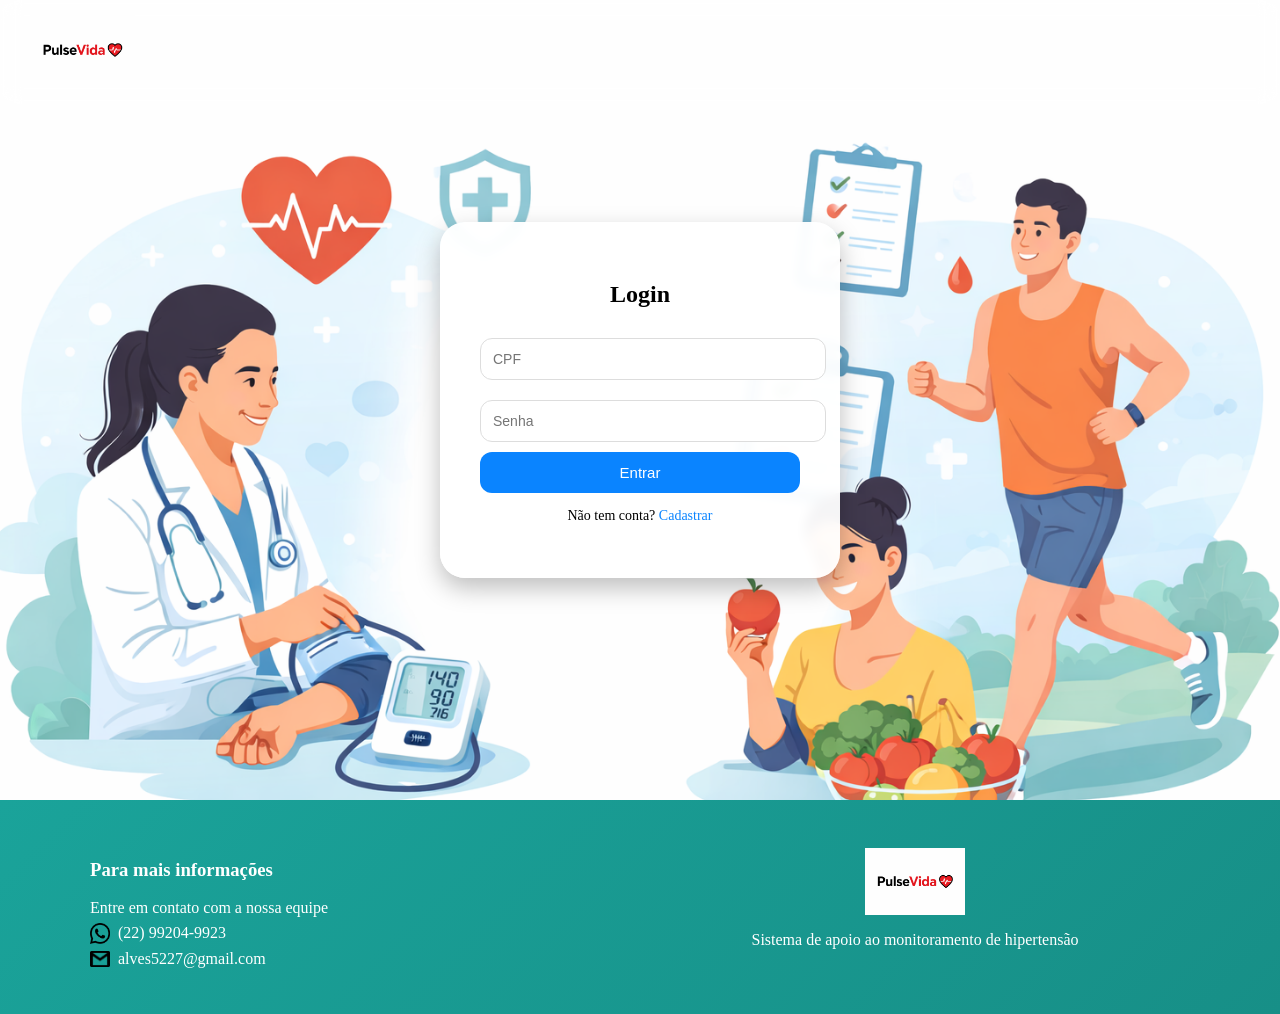
<file: index.html>
<!DOCTYPE html>
<html lang="pt-BR">
<head>
  <meta charset="UTF-8">
  <meta name="viewport" content="width=device-width, initial-scale=1.0">
  <link rel="stylesheet" href="Css/style.css">
  <link rel="icon" type="image/png" href="imagens/favicon.png">
  <link rel="manifest" href="./manifest.json">
  <meta name="theme-color" content="#2aa7fa">
  <title>Pulse Vida</title>
</head>

<body>


<body>

<script>
window.location.replace("login.html");
</script>

<!-- resto da página -->
<!-- HEADER -->
<header>
  <a href="index.html" class="logo">
    <img src="imagens/logo_pulsevida.png">
  </a>

  <div class="area-login">
    <span>Conecte-se aqui</span>
    <a href="login.html" class="btn-login">Login</a>
  </div>
</header>

<!-- TOPO -->
<section class="container">

  <div class="slider">

    <div class="slides">

      <div class="slide ativo">
        <h2>PulseVida: Cuidando da sua saúde</h2>
        <p>
          O PulseVida é uma solução digital desenvolvida para auxiliar no monitoramento da saúde,
          com foco em pessoas que convivem com hipertensão. O sistema permite registrar a pressão
          arterial e acompanhar sua evolução ao longo do tempo..
        </p>
      </div>

      <div class="slide">
        <h2>Saúde em Saquarema</h2>
        <p>
          Em Saquarema, muitas pessoas enfrentam dificuldades no acompanhamento da saúde.
          A falta de monitoramento pode agravar doenças silenciosas como a hipertensão.
        </p>
      </div>

      <div class="slide">
        <h2>Como o PulseVida ajuda</h2>
        <p>
          O aplicativo oferece funcionalidades como registro de pressão, localização de hospitais
          e solicitação de auxílio, promovendo prevenção e acesso mais rápido à saúde.
        </p>
      </div>

    </div>

    <!-- 🔥 SETAS EMBAIXO -->
    <div class="controles">
      <button onclick="mudarSlide(-1)">⬅</button>
      <button onclick="mudarSlide(1)">➡</button>
    </div>

  </div>

  <div class="imagem">
    <img id="imgSlide" src="imagens/doutora1.avif">
  </div>

</section>

<!-- FUNCIONALIDADES -->
<section class="info">
  <h2>Funcionalidades</h2>

  <div class="cards">
    <div class="card">
      <h3>📊 Monitoramento</h3>
      <p>Controle da pressão arterial.</p>
    </div>

    <div class="card">
      <h3>📍 Localização</h3>
      <p>Hospitais próximos.</p>
    </div>

    <div class="card">
      <h3>📅 Agendamento</h3>
      <p>Organize consultas.</p>
    </div>
  </div>
</section>

<!-- BENEFÍCIOS -->
<section class="info">
  <h2>Benefícios</h2>

  <div class="cards">
    <div class="card">
      <h3>⚡ Rapidez</h3>
      <p>Acesso rápido à saúde.</p>
    </div>

    <div class="card">
      <h3>❤️ Prevenção</h3>
      <p>Acompanhamento constante.</p>
    </div>

    <div class="card">
      <h3>📱 Acessível</h3>
      <p>Interface simples.</p>
    </div>
  </div>
</section>

<!-- SOBRE -->
<section class="sobre-container">

  <div class="sobre-texto">
    <h2>Sobre o Projeto</h2>
    <p>
      O PulseVida é uma iniciativa voltada à melhoria da saúde da população de Saquarema, com foco específico no monitoramento e controle da hipertensão arterial. 
      Considerando que a hipertensão é uma doença silenciosa e de alto risco, o sistema foi desenvolvido para auxiliar os usuários no acompanhamento contínuo da pressão 
      arterial, permitindo o registro frequente das medições e a visualização do histórico de saúde. Além disso, o aplicativo incentiva a prevenção e o autocuidado, ajudando 
      os usuários a adotarem hábitos mais saudáveis e a identificarem possíveis alterações nos níveis de pressão.
    </p>
  </div>

  <div class="sobre-img">
    <img src="imagens/saquarema.avif">
  </div>

</section>

<!-- FOOTER -->
<footer class="footer">

  <div class="footer-container">

    <div class="footer-contato">
      <h3>Para mais informações</h3>
      <p>Entre em contato com a nossa equipe</p>

      <p class="whatsapp">
        <img src="icons/whatsapp.png">
        (22) 99204-9923
      </p>

      <p class="email">
        <img src="icons/email.png">
        alves5227@gmail.com
      </p>
    </div>

    <div class="footer-centro">
      <img src="imagens/logo_pulsevida.png">
      <p>Sistema de apoio ao monitoramento de hipertensão</p>
    </div>

  </div>

</footer>

<!-- SCRIPT -->
<script>
let slideAtual = 0;

const imagens = [
  "imagens/doutora1.avif",
  "imagens/doutora2.avif",
  "imagens/doutora3.avif"
];

function mudarSlide(direcao) {
  const slides = document.querySelectorAll(".slide");
  const img = document.getElementById("imgSlide");

  // remove slide atual
  slides[slideAtual].classList.remove("ativo");

  // calcula próximo
  slideAtual += direcao;

  if (slideAtual < 0) slideAtual = 0;
  if (slideAtual >= slides.length) slideAtual = slides.length - 1;

  // adiciona novo slide
  slides[slideAtual].classList.add("ativo");

  // 🔥 FADE DA IMAGEM
  img.style.opacity = 0;

  setTimeout(() => {
    img.src = imagens[slideAtual];
    img.style.opacity = 1;
  }, 250); // metade do tempo da transição
}





</script>

<script src="app.js"></script>
</body>
</html>
</file>
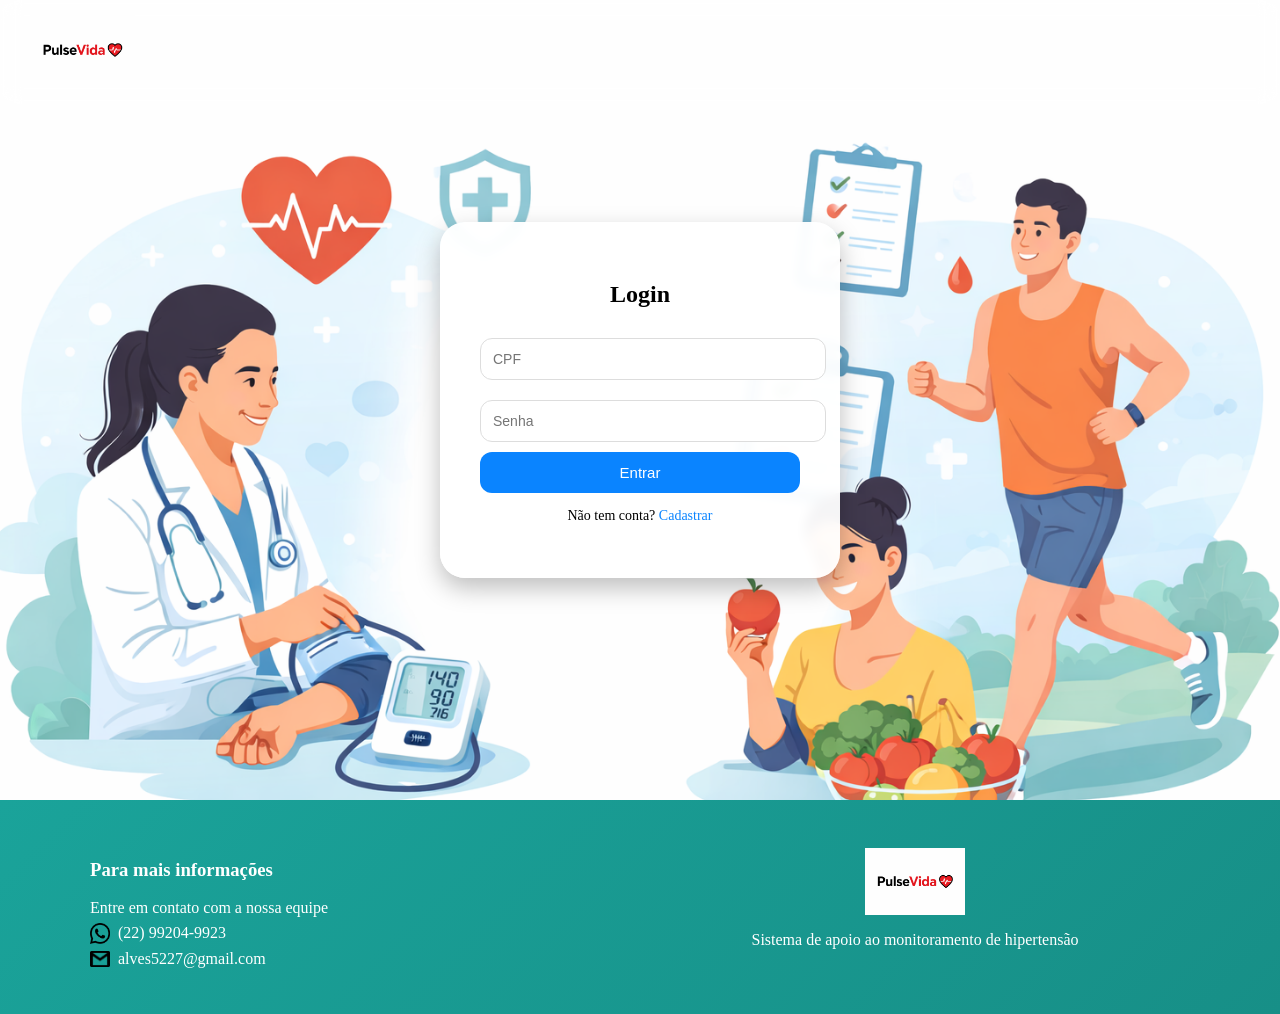
<file: agendamento.html>
<!DOCTYPE html>
<html lang="pt-BR">
<head>
<meta charset="UTF-8">
<meta name="viewport" content="width=device-width, initial-scale=1.0">
<link rel="stylesheet" href="Css/agendamento.css">
<link rel="icon" type="image/png" href="imagens/favicon.png">
<title>Agendamento</title>
<link rel="manifest" href="./manifest.json">
<meta name="theme-color" content="#2aa7fa">
</head>

<body>

<header class="topo">
  <button class="btn-voltar" onclick="voltar()">Voltar</button>
</header>

<div class="container">

  <div class="card-grid">

  <h2 class="titulo">🏥 Agendar Consulta</h2>

  <!-- ESQUERDA -->
  <div class="lado-esquerdo">

    <div class="bloco">
      <h3>🩺 Atendimento Recente</h3>
        <p><strong>Tipo:</strong> <span id="tipoAtendimento"></span></p>
        <p><strong>Sintomas:</strong> <span id="sintomas"></span></p>
        <p><strong>Pressão:</strong> <span id="pressaoAt"></span></p>
        <p><strong>Batimentos:</strong> <span id="bpmAt"></span></p>
        <p><strong>Descrição:</strong> <span id="descricaoAt"></span></p>
    </div>

    <div class="bloco">
      <h3>👤 Dados do Paciente</h3>
      <p><strong>Nome:</strong> <span id="nome"></span></p>
      <p><strong>Email:</strong> <span id="email"></span></p>
      <p><strong>CPF:</strong> <span id="cpf"></span></p>
      <p><strong>SUS:</strong> <span id="sus"></span></p>
      <p><strong>Idade:</strong> <span id="idade"></span></p>
      <p><strong>Data Nasc:</strong> <span id="dataNascimento"></span></p>
    </div>

    <div class="bloco">
      <h3>📍 Endereço</h3>
      <p><strong>CEP:</strong> <span id="cep"></span></p>
      <p><strong>Endereço:</strong> <span id="endereco"></span></p>
      <p><strong>Cidade:</strong> <span id="cidade"></span></p>
      <p><strong>Estado:</strong> <span id="estado"></span></p>
    </div>

    <div class="bloco">
      <h3>📞 Contato</h3>
      <p><strong>Telefone:</strong> <span id="telefone"></span></p>
    </div>

  </div>

  <!-- DIREITA -->
  <div class="lado-direito">

    <label>Unidade de saúde</label>
    <select id="unidade"></select>

    <label>Data</label>
    <input type="date" id="data">

    <label>Horário</label>
    <select id="horario">
      <option>09:30</option>
      <option>10:00</option>
      <option>10:30</option>
      <option>11:00</option>
      <option>11:30</option>
    </select>

    <button onclick="agendar()">Confirmar Agendamento</button>

  </div>

  </div>

</div>

<script>

// 🔥 BLOQUEAR DATAS PASSADAS
const hoje = new Date().toISOString().split("T")[0];
document.getElementById("data").setAttribute("min", hoje);

// 🔙 VOLTAR
function voltar(){
  window.location.href = "aba_a.html";
}

// 🔐 USUÁRIO
const cpfLogado = localStorage.getItem("cpfLogado");
const usuarios = JSON.parse(localStorage.getItem("usuarios")) || [];
const user = usuarios.find(u => u.cpf === cpfLogado);

if (!user) {
  alert("Usuário não encontrado");
  window.location.href = "login.html";
}

// 🔥 FUNÇÃO SEGURA
function setText(id, valor){
  const el = document.getElementById(id);
  if(el) el.innerText = valor || "-";
}

// 👤 DADOS
setText("nome", user.nome);
setText("email", user.email);
setText("cpf", user.cpf);
setText("sus", user.sus);
setText("dataNascimento", user.dataNascimento);
setText("idade", user.idade);
setText("cep", user.cep);
setText("endereco", user.endereco + ", " + user.numero);
setText("cidade", user.cidade);
setText("estado", user.estado);
setText("telefone", user.telefone);

// 🩺 ATENDIMENTO
const atendimento = JSON.parse(localStorage.getItem("ultimoAtendimento_" + cpfLogado));

if (atendimento) {
  setText("tipoAtendimento", atendimento.tipo);
  setText("pressaoAt", atendimento.pressao);
  setText("bpmAt", atendimento.bpm);
  setText("descricaoAt", atendimento.descricao);
  setText("sintomas", atendimento.sintomas?.join(", ") || "Nenhum");
}

// 🏥 UNIDADES
const unidadeSelect = document.getElementById("unidade");

let unidades = [];

if(user.cep && user.cep.startsWith("28")){
  unidades = ["UPA Saquarema","Hospital Municipal","Posto Bacaxá"];
} else {
  unidades = ["Hospital Central","Clínica Popular","UPA Regional"];
}

unidades.forEach(u=>{
  unidadeSelect.innerHTML += `<option>${u}</option>`;
});

// 📅 AGENDAR
function agendar(){

  const data = document.getElementById("data").value;

  if(!data){
    alert("Selecione uma data!");
    return;
  }

  const agendamento = {
    paciente: {
      nome: user.nome,
      cpf: user.cpf
    },
    unidade: document.getElementById("unidade").value,
    data,
    horario: document.getElementById("horario").value,
    status: "confirmado"
  };

  localStorage.setItem("agendamento_" + cpfLogado, JSON.stringify(agendamento));

  let consultas = JSON.parse(localStorage.getItem("consultasRealizadas")) || [];
  consultas = consultas.filter(c => c.paciente.cpf !== cpfLogado);
  consultas.push(agendamento);
  localStorage.setItem("consultasRealizadas", JSON.stringify(consultas));

  // 🔥 REMOVE ALERTA
  delete localStorage["resumoAtendimento_" + cpfLogado];

  alert("Consulta confirmada!");

  // 🔥 REDIRECIONA LIMPO
  window.location.replace("aba_a.html");
}

</script>
<script src="app.js"></script>
</body>
</html>
</file>
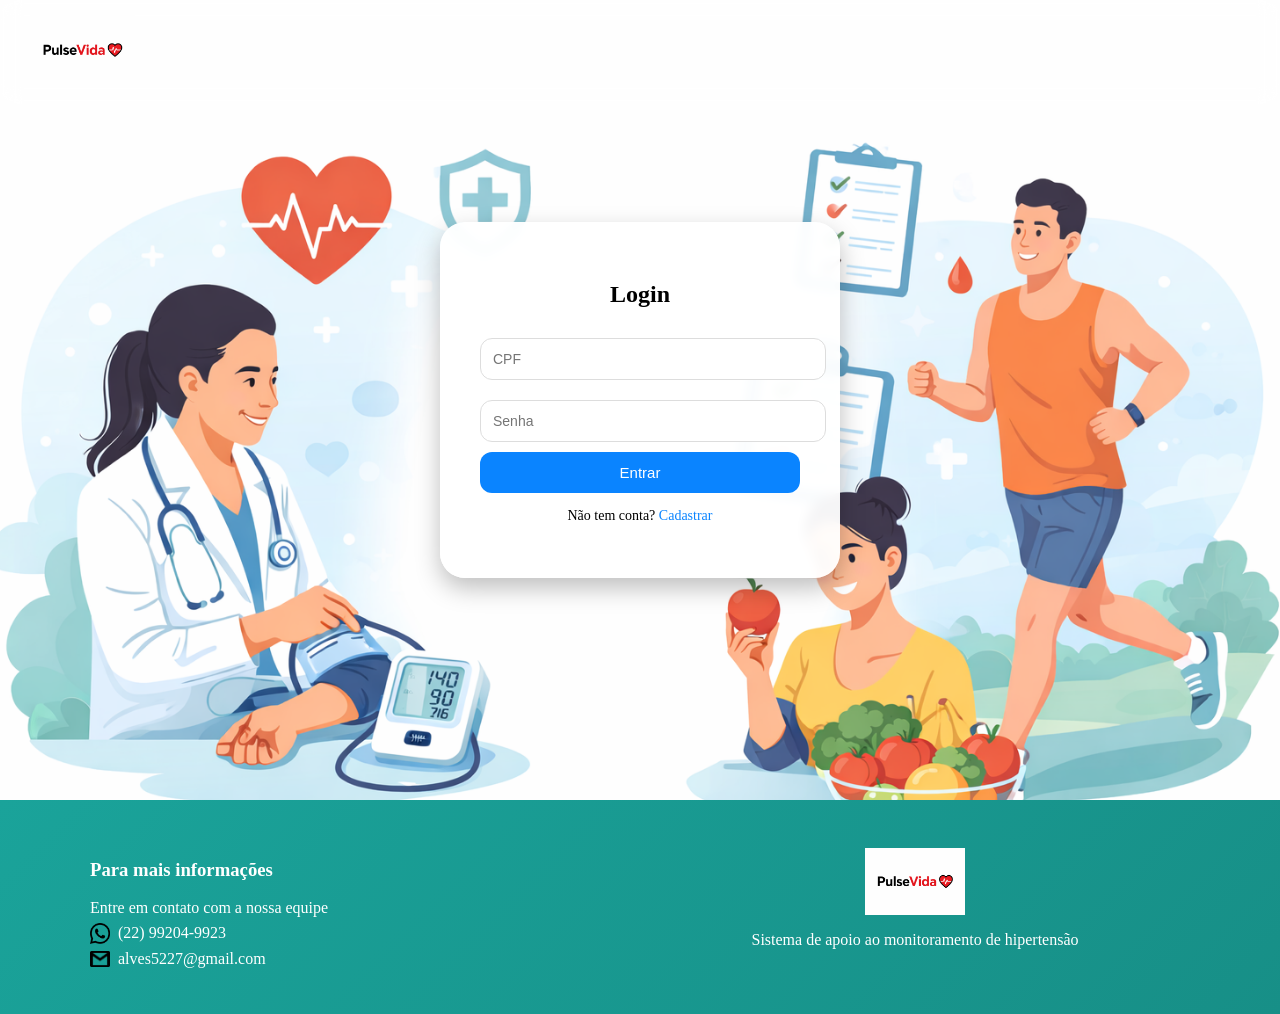
<file: atendimento.html>
<!DOCTYPE html>
<html lang="pt-BR">
<head>
<meta charset="UTF-8">
<meta name="viewport" content="width=device-width, initial-scale=1.0">
<link rel="stylesheet" href="Css/atendimento.css">
<link rel="icon" type="image/png" href="imagens/favicon.png">
<title>Atendimento</title>
<link rel="manifest" href="./manifest.json">
<meta name="theme-color" content="#2aa7fa">
</head>

<body>

<header class="topo">
  <button class="btn-voltar" onclick="voltar()">← Voltar</button>
</header>

<div class="container">

  <div class="card-atendimento">

    <label>Tipo de atendimento</label>
    <select id="tipo" onchange="mudarSintomas()">
      <option value="geral">Consulta geral</option>
      <option value="pressao">Pressão alta</option>
      <option value="sintomas">Tipos de sintomas</option>
      <option value="medicamento">Reação a medicamento</option>
    </select>

    <div id="sintomasContainer"></div>

    <textarea id="mensagem" placeholder="Ex: Estou com tontura há 2 horas..."></textarea>

    <p id="nivelUrgencia" style="font-weight:bold; margin-top:10px;"></p>

    <button onclick="analisar()">Analisar</button>

  </div>

</div>

<script>

// 🔒 Segurança básica
if (localStorage.getItem("tipoUsuario") !== "paciente") {
  window.location.href = "login.html";
}

const cpf = localStorage.getItem("cpfLogado");


// ===============================
// 🔄 TROCAR SINTOMAS
// ===============================
function mudarSintomas() {

  const tipo = document.getElementById("tipo").value;
  const container = document.getElementById("sintomasContainer");

  let html = "<label>Sintomas</label><div class='checkbox-group'>";

  // 🟢 CONSULTA GERAL
  if (tipo === "geral") {
    html += `
      <label><input type="checkbox" name="Dor leve" value="baixo"> <span style="color:green">Dor leve</span></label>
      <label><input type="checkbox" name="Cansaço" value="baixo"> <span style="color:green">Cansaço</span></label>
      <label><input type="checkbox" name="Febre leve" value="medio"> <span style="color:orange">Febre leve</span></label>
    `;
  }

  // 🔴 PRESSÃO
  if (tipo === "pressao") {
    html += `
      <label><input type="checkbox" name="Tontura" value="medio"> <span style="color:orange">Tontura</span></label>
      <label><input type="checkbox" name="Falta de ar" value="alto"> <span style="color:red">Falta de ar</span></label>
      <label><input type="checkbox" name="Dor no peito" value="alto"> <span style="color:red">Dor no peito</span></label>
    `;
  }

  // 🟡 TIPOS DE SINTOMAS (AGORA VAI FUNCIONAR)
  if (tipo === "sintomas") {
    html += `
      <label><input type="checkbox" name="Dor de cabeça" value="baixo"> <span style="color:green">Dor de cabeça</span></label>
      <label><input type="checkbox" name="Enjoo" value="medio"> <span style="color:orange">Enjoo</span></label>
      <label><input type="checkbox" name="Desmaio" value="alto"> <span style="color:red">Desmaio</span></label>
    `;
  }

  // 💊 MEDICAMENTO (AGORA VAI FUNCIONAR)
  if (tipo === "medicamento") {
    html += `
      <label><input type="checkbox" name="Náusea" value="medio"> <span style="color:orange">Náusea</span></label>
      <label><input type="checkbox" name="Tontura forte" value="alto"> <span style="color:red">Tontura forte</span></label>
      <label><input type="checkbox" name="Reação alérgica" value="alto"> <span style="color:red">Reação alérgica</span></label>
    `;
  }

  html += "</div>";
  container.innerHTML = html;
}
mudarSintomas();


// ===============================
// 🔍 ANALISAR
// ===============================
function analisar() {

  const checks = document.querySelectorAll("input[type=checkbox]:checked");

  if (checks.length === 0) {
    alert("Selecione pelo menos um sintoma!");
    return;
  }

  let nivelFinal = "baixo";
  let sintomasMarcados = [];

  checks.forEach(c => {
    sintomasMarcados.push(c.name);

    if (c.value === "alto") {
      nivelFinal = "alto";
    } else if (c.value === "medio" && nivelFinal !== "alto") {
      nivelFinal = "medio";
    }
  });

  let mensagem = "";

  if (nivelFinal === "baixo") mensagem = "Estado estável, tudo certo👍";
  if (nivelFinal === "medio") mensagem = "Fique atento e monitore sua pressão com mais frequência ⚠️";
  if (nivelFinal === "alto") mensagem = "Risco elevado — procure atendimento imediato 🏥";

  const nivelEl = document.getElementById("nivelUrgencia");
  nivelEl.innerText = mensagem;

  // 🎨 Cor visual (impacto pro usuário)
  if (nivelFinal === "baixo") nivelEl.style.color = "green";
  if (nivelFinal === "medio") nivelEl.style.color = "orange";
  if (nivelFinal === "alto") nivelEl.style.color = "red";

  // 🔥 Dados de saúde
  const dados = JSON.parse(localStorage.getItem("dadosSaude_" + cpf)) || {};
  const pressao = dados.pressao || "-";
  const bpm = dados.bpm || "-";

  const tipoAtendimento = document.getElementById("tipo").value;
  const descricao = document.getElementById("mensagem").value;

  const data = new Date().toLocaleString();

  // 📊 RESUMO
  localStorage.setItem("resumoAtendimento_" + cpf, JSON.stringify({
    nivel: nivelFinal,
    mensagem: mensagem
  }));

  // 📁 ATENDIMENTO COMPLETO
  localStorage.setItem("ultimoAtendimento_" + cpf, JSON.stringify({
    tipo: tipoAtendimento,
    sintomas: sintomasMarcados,
    descricao: descricao,
    pressao: pressao,
    bpm: bpm,
    nivel: nivelFinal,
    data: data
  }));

  // 🔥 Redirecionamento inteligente
  setTimeout(() => {
  window.location.href = "aba_a.html";
}, 1200);
}


// ===============================
// 🔙 VOLTAR
// ===============================
function voltar() {
  window.location.href = "aba_a.html";
}

</script>

</body>
</html>
</file>
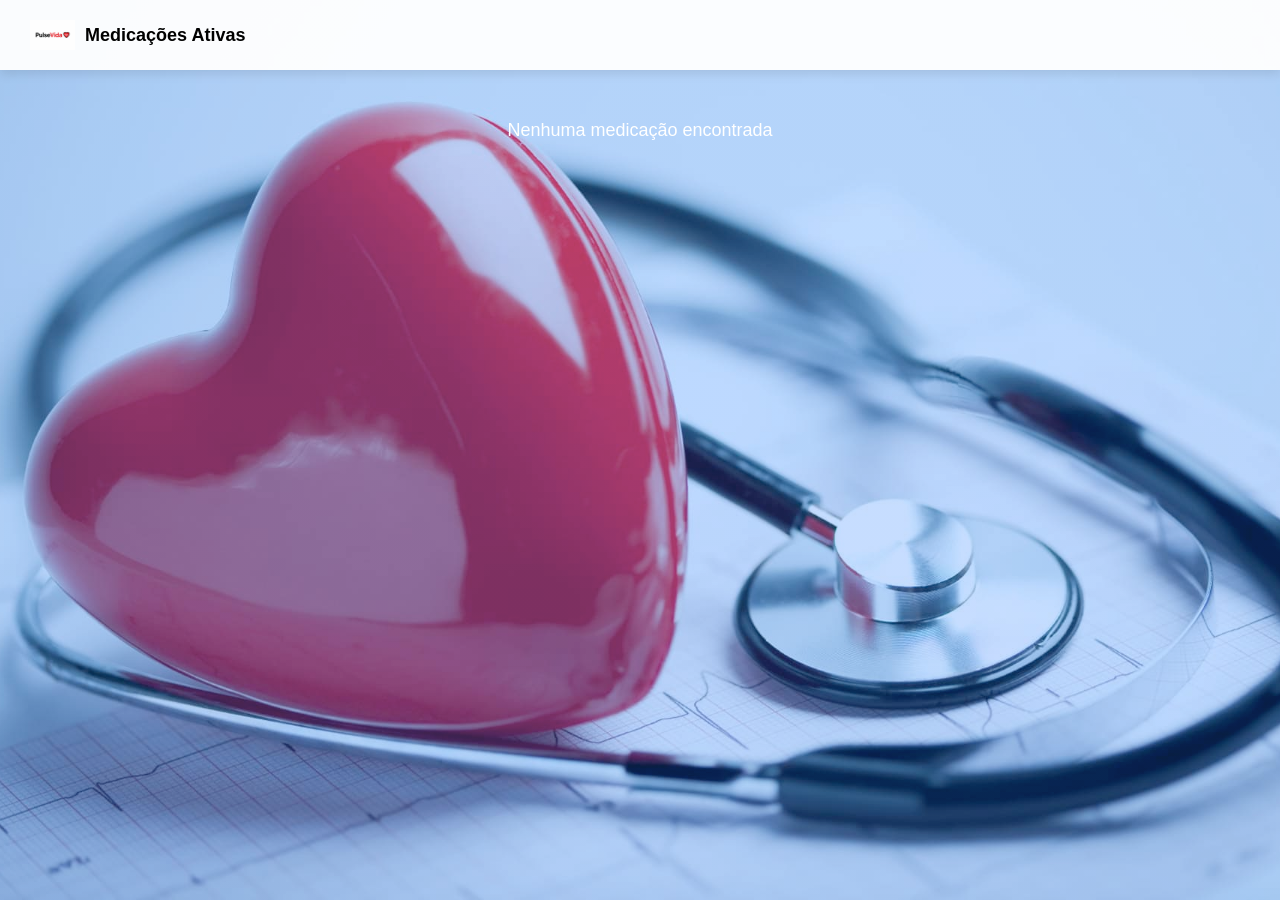
<file: ativo.html>
<!DOCTYPE html>
<html lang="pt-BR">
<head>
<meta charset="UTF-8">
<meta name="viewport" content="width=device-width, initial-scale=1.0">
<link rel="stylesheet" href="Css/ativo.css">
<link rel="icon" type="image/png" href="imagens/favicon.png">
<link rel="manifest" href="./manifest.json">
<meta name="theme-color" content="#2aa7fa">
<title>Medicações Ativas</title>
</head>

<body>

<header class="topo">

  <div class="logo-topo" onclick="voltar()">
    <img src="imagens/logo_pulsevida.png">
    <span>Medicações Ativas</span>
  </div>



</header>

<div class="container">
  <div id="lista"></div>
</div>

<script>

// 🔙 VOLTAR
function voltar(){
  window.location.href = "medico.html";
}

// ===============================
// 📦 DADOS
// ===============================
const usuarios = JSON.parse(localStorage.getItem("usuarios")) || [];
const pacientes = usuarios.filter(u => !u.tipo || u.tipo === "paciente");

const div = document.getElementById("lista");

// ===============================
// 🧠 CLASSIFICAR PRESSÃO
// ===============================
function classificarPressao(pressao){

  if(!pressao) return "normal";

  const [sis, dia] = pressao.split("/").map(Number);

  if(sis >= 180 || dia >= 120) return "critico";
  if(sis >= 140 || dia >= 90) return "alerta";

  return "normal";
}

// ===============================
// 💊 FORMATAR QUANTIDADE
// ===============================
function formatarQtd(qtd){
  if(!qtd) return "-";

  if(qtd.toLowerCase().includes("comprimido")) return qtd;

  return qtd + " comprimidos";
}

// ===============================
// ⏰ FORMATAR HORÁRIO
// ===============================
function formatarHorario(horario){
  if(!horario) return "-";

  return horario
    .split(",")
    .map(h => `<span class="chip-hora">${h.trim()}</span>`)
    .join(" ");
}

// ===============================
// 🔥 RENDER
// ===============================
div.innerHTML = "";

pacientes.forEach(p => {

  const meds = JSON.parse(localStorage.getItem("medicacoes_" + p.cpf)) || [];
  const dados = JSON.parse(localStorage.getItem("dadosSaude_" + p.cpf));

  if(meds.length === 0) return;

  const pressao = dados?.pressao || "-";
  const classe = classificarPressao(pressao);

  div.innerHTML += `
    <div class="paciente-card">

      <h3>${p.nome}</h3>
      <div class="cpf">CPF: ${p.cpf}</div>

      <div class="pressao-box ${classe}">
        <span>Pressão registrada</span>
        <strong>${pressao}</strong>
      </div>

      <div class="med-list">

        ${meds.map(m => `
          <div class="med-item">

            <div>
              <strong>${m.nome}</strong>

              <div class="med-info">
                ${m.dose} mg • ${formatarQtd(m.qtd)}
              </div>
            </div>

            <div class="med-horario">
              <span class="titulo-horario">Horário da medicação</span><br>
              ${formatarHorario(m.horario)}
            </div>

          </div>
        `).join("")}

      </div>

    </div>
  `;
});

// ===============================
if(div.innerHTML === ""){
  div.innerHTML = "<div class='vazio'>Nenhuma medicação encontrada</div>";
}

</script>
<script src="app.js"></script>
</body>
</html>
</file>
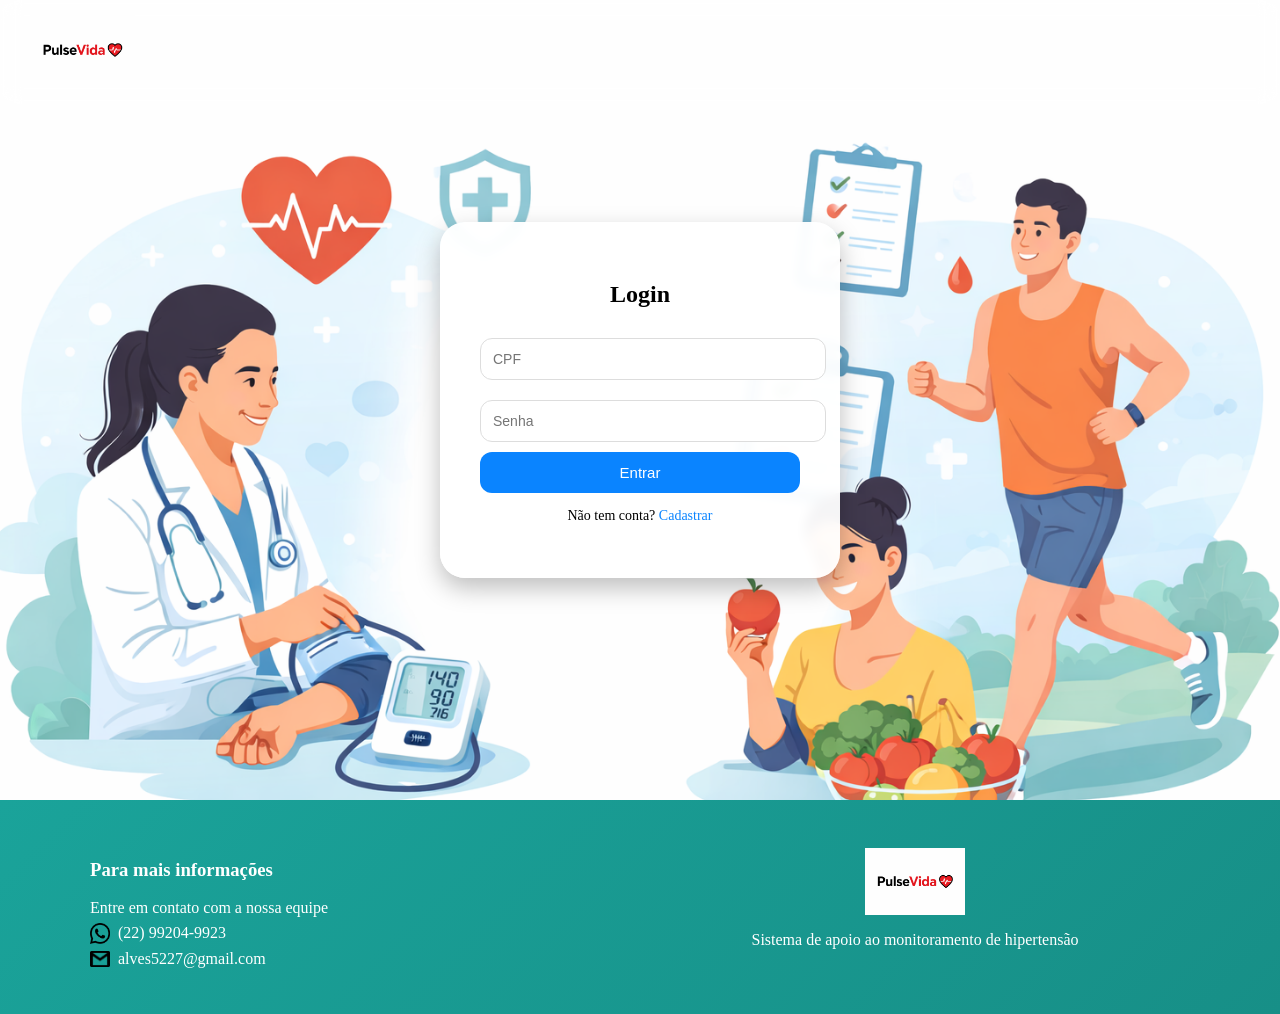
<file: login.html>
<!DOCTYPE html>
<html lang="pt-BR">
<head>
<meta charset="UTF-8">
<meta name="viewport" content="width=device-width, initial-scale=1.0">
<link rel="stylesheet" href="Css/login.css">
<link rel="icon" type="image/png" href="imagens/favicon.png">
<link rel="manifest" href="./manifest.json">
<meta name="theme-color" content="#2aa7fa">
<title>Login</title>
</head>

<body>

<header>
  <a href="index.html" class="logo">
    <img src="imagens/logo_pulsevida.png">
  </a>
</header>

<div class="login-wrapper">
  <div class="login-container">

    <h2>Login</h2>

    <form onsubmit="login(event)">

      <input 
        type="text" 
        id="usuario"
        placeholder="CPF"
        maxlength="11"
        required
        oninput="this.value = this.value.replace(/\D/g, '')"
      >

      <input 
        type="password" 
        id="senha"
        placeholder="Senha"
        required
      >

      <button type="submit">Entrar</button>

      <p>Não tem conta? <a href="tela_cadastro.html">Cadastrar</a></p>
      

    </form>

  </div>
</div>

<script>


function criarPacientePadrao(){
  let usuarios = JSON.parse(localStorage.getItem("usuarios")) || [];

  const existe = usuarios.some(u => u.cpf === "00116059796");

  if(!existe){
    usuarios.push({
      tipo: "paciente",
      nome: "Eduardo Onofre de Oliveira",
      email: "edu.artonofre@gmail.com",
      senha: "123456",
      cpf: "00116059796",
      dataNascimento: "1967-11-30",
      idade: 58,
      cep: "28990602",
      endereco: "Travessa Zebino dos Santos",
      numero: "101",
      cidade: "Saquarema",
      estado: "RJ",
      sus: "33333333",
      telefone: "(22) 99275-5885"
    });

    localStorage.setItem("usuarios", JSON.stringify(usuarios));
  }
}

// 🔥 GARANTIR QUE SEMPRE EXISTE UM MÉDICO
function criarMedicoPadrao(){
  let usuarios = JSON.parse(localStorage.getItem("usuarios")) || [];

  if(!usuarios.some(u => u.tipo === "medico")){
    usuarios.push({
      nome: "Medico",
      senha: "123456",
      cpf: "99999999999",
      tipo: "medico"
    });

    localStorage.setItem("usuarios", JSON.stringify(usuarios));
  }
}

criarMedicoPadrao();
criarPacientePadrao();


// 🔐 LOGIN
function login(e) {
  e.preventDefault();

  let cpf = document.getElementById("usuario").value;
  const senha = document.getElementById("senha").value;

  cpf = cpf.replace(/\D/g, "").trim();

  const usuarios = JSON.parse(localStorage.getItem("usuarios")) || [];

  const usuario = usuarios.find(u => u.cpf === cpf);

  if (!usuario) {
    alert("Usuário não encontrado!");
    return;
  }

  if (usuario.senha !== senha) {
    alert("Senha incorreta!");
    return;
  }

  const usuariosPadrao = [
  {
    tipo: "medico",
    cpf: "11111111111",
    senha: "123"
  },
  {
    tipo: "paciente",
    nome: "Eduardo Onofre de Oliveira",
    email: "edu.artonofre@gmail.com",
    senha: "123456",
    cpf: "00116059796",
    dataNascimento: "1967-11-30",
    idade: 58,
    cep: "28990602",
    endereco: "Travessa Zebino dos Santos",
    numero: "101",
    cidade: "Saquarema",
    estado: "RJ",
    sus: "33333333",
    telefone: "(22) 99275-5885"
  }
];

// Só cria se ainda não existir
if (!localStorage.getItem("usuarios")) {
  localStorage.setItem("usuarios", JSON.stringify(usuariosPadrao));
}



  // 🔥 AGORA SIM CORRETO
  localStorage.setItem("cpfLogado", usuario.cpf);
  localStorage.setItem("tipoUsuario", usuario.tipo);

  // 🔥 REDIRECIONAMENTO CORRETO
  if(usuario.tipo === "medico"){
    window.location.href = "medico.html";
  } else {
    window.location.href = "aba_a.html";
  }
}

</script>
<footer class="footer">

  <div class="footer-container">

    <div class="footer-contato">
      <h3>Para mais informações</h3>
      <p>Entre em contato com a nossa equipe</p>

      <p class="whatsapp">
        <img src="icons/whatsapp.png">
        (22) 99204-9923
      </p>

      <p class="email">
        <img src="icons/email.png">
        alves5227@gmail.com
      </p>
    </div>

    <div class="footer-centro">
      <img src="imagens/logo_pulsevida.png">
      <p>Sistema de apoio ao monitoramento de hipertensão</p>
    </div>

  </div>

</footer>
<script src="app.js"></script>
</body>
</html>
</file>
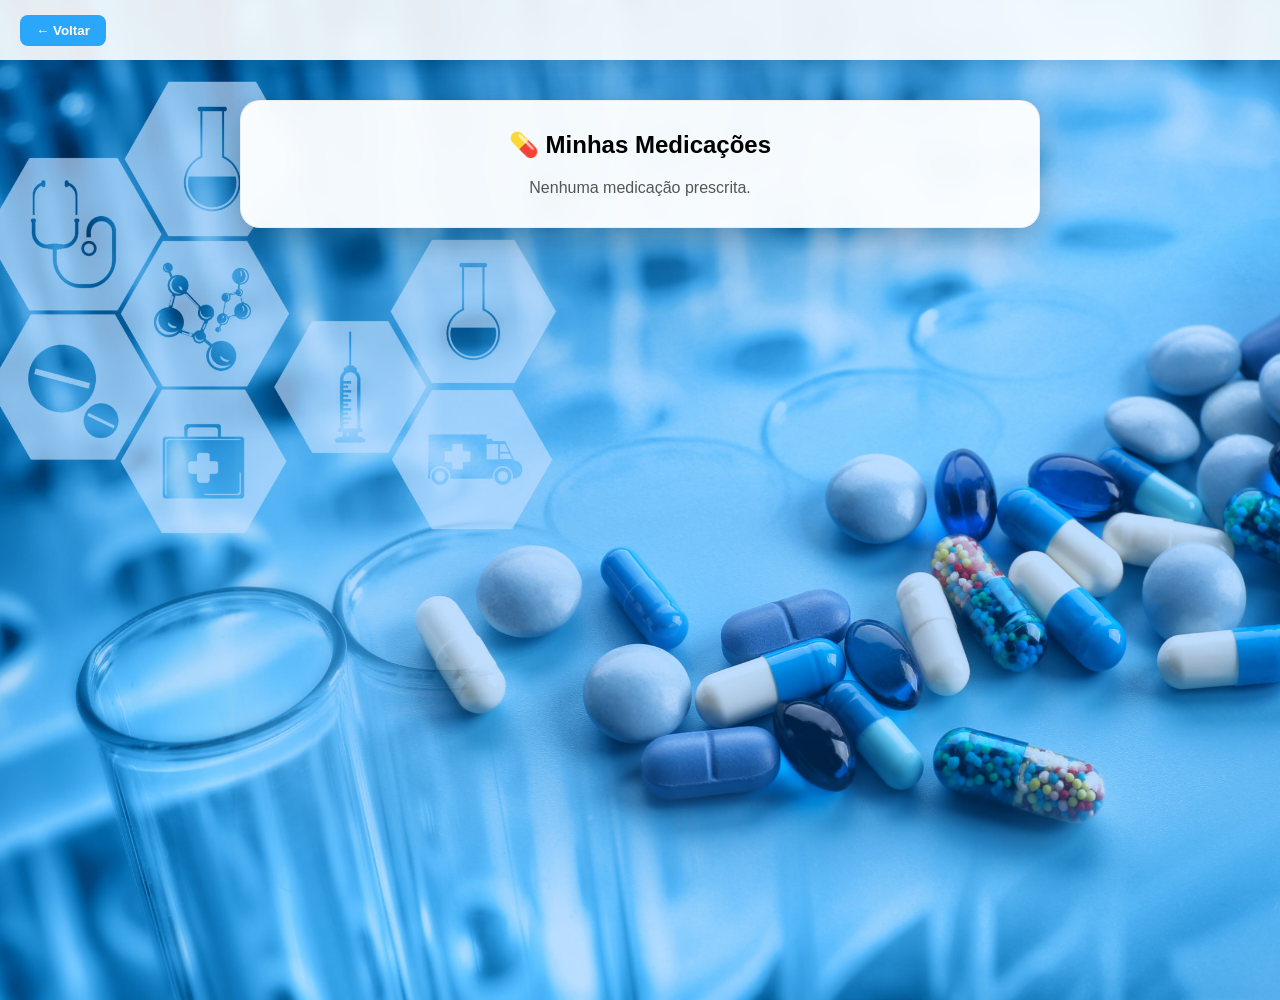
<file: medicamentos.html>
<!DOCTYPE html>
<html lang="pt-BR">
<head>
<meta charset="UTF-8">
<meta name="viewport" content="width=device-width, initial-scale=1.0">
<link rel="stylesheet" href="Css/medicamentos.css">
<link rel="icon" type="image/png" href="imagens/favicon.png">
<link rel="manifest" href="./manifest.json">
<meta name="theme-color" content="#2aa7fa">
<title>Medicamentos</title>
</head>

<body>

<header class="topo">
  <button class="btn-voltar" onclick="voltar()">← Voltar</button>
</header>

<div class="container">

  <div class="card">
    <h2>💊 Minhas Medicações</h2>

    <div id="listaMeds"></div>

  </div>

</div>

<script>


function voltar(){
  window.location.href = "aba_a.html";
}

const cpf = localStorage.getItem("cpfLogado");

const lista = JSON.parse(localStorage.getItem("medicacoes_" + cpf)) || [];

const div = document.getElementById("listaMeds");

div.innerHTML = "";

// 🔥 FORMATA QUANTIDADE
function formatarQtd(qtd){
  if(!qtd) return "-";

  if(qtd.toLowerCase().includes("comprimido")) return qtd;

  return qtd + " comprimidos";
}

// 🔥 FORMATA HORÁRIO EM "CHIPS"
function formatarHorario(horario){
  if(!horario) return "-";

  return horario
    .split(",")
    .map(h => `<span class="chip-hora">${h.trim()}</span>`)
    .join("");
}

// 🔥 RENDER
if(lista.length === 0){
  div.innerHTML = "<p class='vazio'>Nenhuma medicação prescrita.</p>";
}

lista.forEach(m => {

  div.innerHTML += `
    <div class="med-card">

      <div class="med-esquerda">
        <strong>${m.nome}</strong>

        <div class="med-info">
          ${m.dose} mg • ${formatarQtd(m.qtd)}
        </div>
      </div>

      <div class="med-direita">
        <span class="titulo-horario">Horário da medicação</span>

        <div class="horarios">
          ${formatarHorario(m.horario)}
        </div>
      </div>

    </div>
  `;
});

</script>
<script src="app.js"></script>
</body>
</html>
</file>
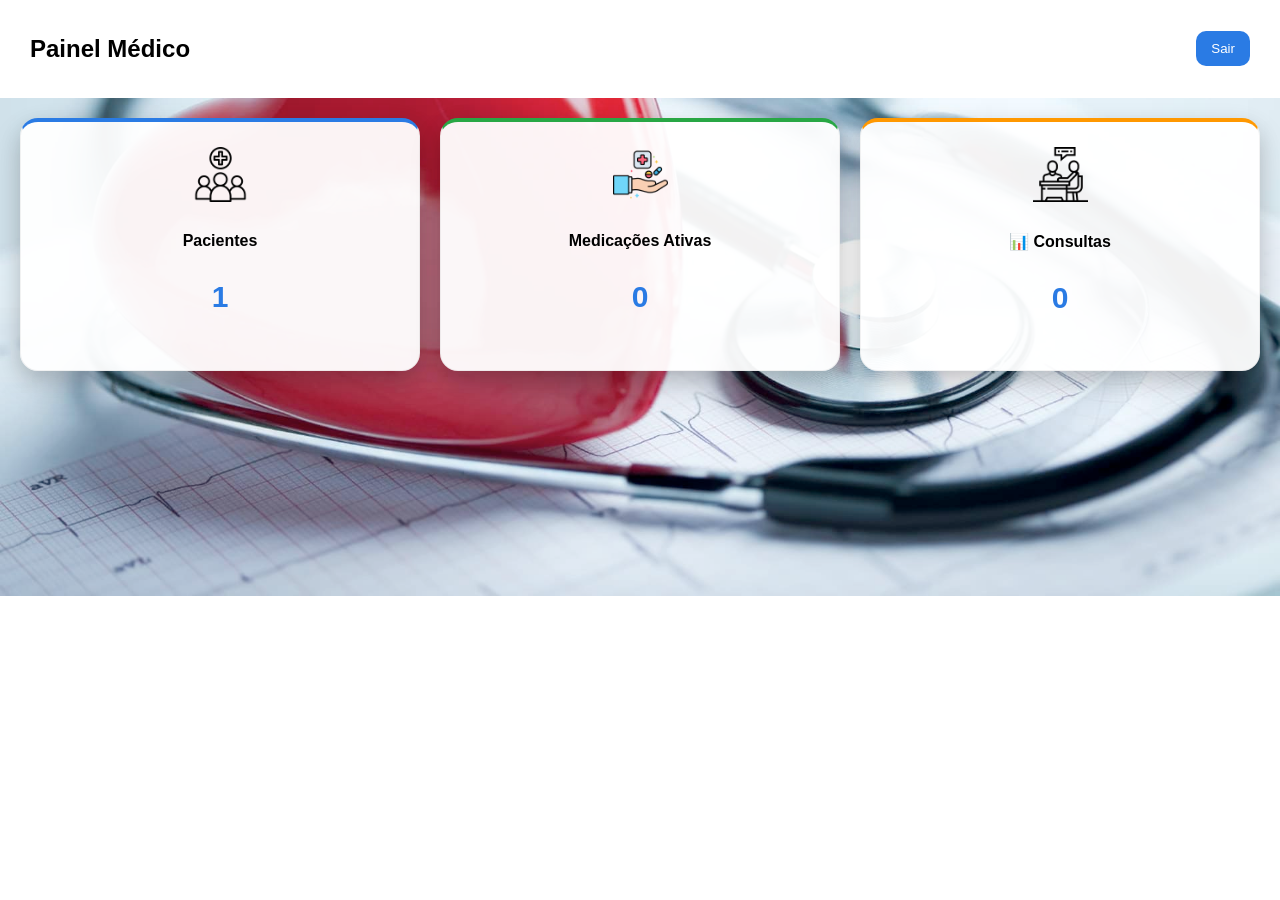
<file: medico.html>
<!DOCTYPE html>
<html lang="pt-BR">
<head>
<meta charset="UTF-8">
<meta name="viewport" content="width=device-width, initial-scale=1.0">
<link rel="stylesheet" href="Css/medico.css">
<link rel="icon" type="image/png" href="imagens/favicon.png">
<link rel="manifest" href="./manifest.json">
<meta name="theme-color" content="#2aa7fa">
<title>Painel Médico</title>
</head>

<body>

<header class="topo-medico">
  <h2>Painel Médico</h2>
  <button onclick="logout()" class="btn-sair">Sair</button>
</header>

<!-- RESUMO -->
<div class="cards-resumo">

  <div class="card-resumo card-clickable" onclick="togglePacientes()">
    <img src="imagens/pacientes.png" class="icon-card">
    <h3>Pacientes</h3>
    <p id="totalPacientes">0</p>
  </div>

  <div class="card-resumo card-clickable" onclick="irParaMedicacoes()">
    <img src="imagens/medicacoes.png" class="icon-card">
    <h3>Medicações Ativas</h3>
    <p id="medicacoes">0</p>
  </div>

  <div class="card-resumo card-clickable" onclick="abrirModalConsultas()">
    <img src="imagens/consultamedico.png" class="icon-card">
    <h3>📊 Consultas</h3>
    <p id="consultas">0</p>
  </div>

</div>

<!-- PACIENTES -->
<div id="areaPacientes" class="container-pacientes" style="display:none;">
  <h2>👥 Pacientes</h2>

  <input type="text" id="buscaPaciente" placeholder="Buscar paciente..." onkeyup="filtrarPacientes()">

  <div id="listaPacientes"></div>
</div>

<!-- 💊 MODAL MEDICAÇÃO -->
<div id="modalMedicacao" class="modal">
  <div class="modal-content">

    <h2>💊 Nova Medicação</h2>

    <p id="pacienteNome"></p>

    <div class="form-grid">

  <div class="form-group">
    <label>Medicamento *</label>
    <select id="nomeMed">
      <option value="">Selecionar</option>
      <option>Losartana</option>
      <option>Enalapril</option>
      <option>Captopril</option>
      <option>Amlodipino</option>
      <option>Hidroclorotiazida</option>
    </select>
  </div>

  <div class="form-group">
    <label>Dosagem (mg) *</label>
    <select id="doseMed">
      <option value="">Selecionar</option>
      <option>25</option>
      <option>50</option>
      <option>100</option>
    </select>
  </div>

  <div class="form-group full">
    <label>Quantidade por dia *</label>
    <select id="qtdMed">
      <option value="">Selecionar</option>
      <option>1 vez ao dia</option>
      <option>2 vezes ao dia</option>
      <option>3 vezes ao dia</option>
    </select>
  </div>

</div>

    <label>Horários *</label>

    <div class="horarios-duplo">

      <div class="bloco-horario">
        <label>Período Diurno</label>
        <select id="horarioDia">
          <option value="">Selecionar</option>
          <option>08:00</option>
          <option>10:00</option>
          <option>12:00</option>
          <option>14:00</option>
          <option>16:00</option>
        </select>
      </div>

      <div class="bloco-horario">
        <label>Período Noturno</label>
        <select id="horarioNoite">
          <option value="">Selecionar</option>
          <option>19:00</option>
          <option>21:00</option>
          <option>23:00</option>
        </select>
      </div>

    </div>

    <div id="listaAtual"></div>

    <div class="acoes-modal">
      <button onclick="fecharModal()">Cancelar</button>
      <button onclick="salvarMedicacao()">Adicionar</button>
    </div>

  </div>
</div>

<!-- 👤 MODAL PACIENTE -->
<div id="modalPaciente" class="modal">
  <div class="modal-content">

    <h2>👤 Dados do Paciente</h2>

    <div class="info-box"><span>Nome</span><strong id="pNome"></strong></div>
    <div class="info-box"><span>CPF</span><strong id="pCpf"></strong></div>
    <div class="info-box"><span>Email</span><strong id="pEmail"></strong></div>
    <div class="info-box"><span>Telefone</span><strong id="pTelefone"></strong></div>
    <div class="info-box"><span>Data de Nascimento</span><strong id="pNascimento"></strong></div>
    <div class="info-box"><span>Endereço</span><strong id="pEndereco"></strong></div>

    <div class="acoes-modal">
      <button onclick="fecharModalPaciente()">Fechar</button>
    </div>

  </div>
</div>

<!-- 📊 MODAL CONSULTAS -->
<div id="modalConsultas" class="modal">
  <div class="modal-content">

    <h2>📊 Consultas Agendadas</h2>

    <div id="listaConsultas"></div>

    <div class="acoes-modal">
      <button onclick="fecharModalConsultas()">Fechar</button>
    </div>

  </div>
</div>




<script>

// ===============================
const usuarios = JSON.parse(localStorage.getItem("usuarios")) || [];
const pacientes = usuarios.filter(u => !u.tipo || u.tipo === "paciente");

document.getElementById("totalPacientes").innerText = pacientes.length;

// ===============================
function atualizarMedicacoes(){
  let total = 0;

  pacientes.forEach(p => {
    const meds = JSON.parse(localStorage.getItem("medicacoes_" + p.cpf)) || [];
    total += meds.length;
  });

  document.getElementById("medicacoes").innerText = total;
}

// ===============================
function atualizarConsultas(){
  const lista = JSON.parse(localStorage.getItem("consultasRealizadas")) || [];
  document.getElementById("consultas").innerText = lista.length;
}

// ===============================
function togglePacientes(){
  const area = document.getElementById("areaPacientes");
  area.style.display = area.style.display === "none" ? "block" : "none";
  renderPacientes(pacientes);
}

// ===============================
function renderPacientes(lista){

  const div = document.getElementById("listaPacientes");
  div.innerHTML = "";

  lista.forEach(p => {

    const atendimento = JSON.parse(localStorage.getItem("ultimoAtendimento_" + p.cpf));
    const resumo = JSON.parse(localStorage.getItem("resumoAtendimento_" + p.cpf));

    let nivel = atendimento?.nivel || resumo?.nivel || "sem dados";
    let cor = "gray";

  if(nivel === "baixo") cor = "green";
  if(nivel === "medio") cor = "orange";
  if(nivel === "alto") cor = "darkorange";
  if(nivel === "critico") cor = "red";
  if(nivel === "sem dados") cor = "gray";

    div.innerHTML += `
      <div class="paciente-lista" onclick="abrirPaciente('${p.cpf}')">
        <h3>${p.nome}</h3>
        <p>CPF: ${p.cpf}</p>
        <p><strong>Nível:</strong>
        <span style="background:${cor};color:white;padding:4px 10px;border-radius:8px;">
        ${nivel}</span></p>

        <button onclick="event.stopPropagation(); abrirModalMedicacao('${p.cpf}', '${p.nome}')">
          💊 Prescrever
        </button>
      </div>
    `;
  });
}

// ===============================
function filtrarPacientes(){
  const termo = document.getElementById("buscaPaciente").value.toLowerCase();
  const filtrados = pacientes.filter(p => p.nome.toLowerCase().includes(termo));
  renderPacientes(filtrados);
}

// ===============================
function abrirPaciente(cpf){
  const user = usuarios.find(u => u.cpf === cpf);

  document.getElementById("pNome").innerText = user.nome || "-";
  document.getElementById("pCpf").innerText = user.cpf || "-";
  document.getElementById("pEmail").innerText = user.email || "-";
  document.getElementById("pTelefone").innerText = user.telefone || "-";
  document.getElementById("pNascimento").innerText = user.dataNascimento || "-";
  document.getElementById("pEndereco").innerText =
    (user.endereco || "-") + ", " + (user.numero || "-");

  document.getElementById("modalPaciente").style.display = "flex";
}

function fecharModalPaciente(){
  document.getElementById("modalPaciente").style.display = "none";
}

// ===============================
let cpfSelecionado = null;

function abrirModalMedicacao(cpf, nome){
  cpfSelecionado = cpf;
  document.getElementById("pacienteNome").innerText = "Paciente: " + nome;
  document.getElementById("modalMedicacao").style.display = "flex";
}

function fecharModal(){
  document.getElementById("modalMedicacao").style.display = "none";
}

// ===============================
function salvarMedicacao(){

  const nome = document.getElementById("nomeMed").value;
  const dose = document.getElementById("doseMed").value;
  const qtd = document.getElementById("qtdMed").value;

  const dia = document.getElementById("horarioDia").value;
  const noite = document.getElementById("horarioNoite").value;

  const horario = [dia, noite].filter(h => h !== "").join(", ");

  if(!nome || !dose || !qtd || !horario){
    alert("Preencha tudo!");
    return;
  }

  let lista = JSON.parse(localStorage.getItem("medicacoes_" + cpfSelecionado)) || [];

  lista.push({
    nome,
    dose,
    qtd,
    horario
  });

  localStorage.setItem("medicacoes_" + cpfSelecionado, JSON.stringify(lista));

  alert("Medicação adicionada!");

  fecharModal();
  atualizarMedicacoes();
}

// ===============================
function abrirModalConsultas(){

  const lista = JSON.parse(localStorage.getItem("consultasRealizadas")) || [];
  const div = document.getElementById("listaConsultas");

  if(lista.length === 0){
    div.innerHTML = "<p>Nenhuma consulta encontrada</p>";
  } else {
    div.innerHTML = lista.map(c => `
      <div class="consulta-item">
        <strong>${c.paciente?.nome || "-"}</strong><br>
        🏥 ${c.unidade}<br>
        📅 ${c.data}<br>
        ⏰ ${c.horario}
      </div>
    `).join("");
  }

  document.getElementById("modalConsultas").style.display = "flex";
}

function fecharModalConsultas(){
  document.getElementById("modalConsultas").style.display = "none";
}



function irParaMedicacoes(){
  window.location.href = "ativo.html";
}
// ===============================
function logout(){
  localStorage.removeItem("cpfLogado");
  localStorage.removeItem("tipoUsuario");
  window.location.href = "login.html";
}

// ===============================
atualizarMedicacoes();
atualizarConsultas();

</script>
<script src="app.js"></script>
</body>
</html>
</file>
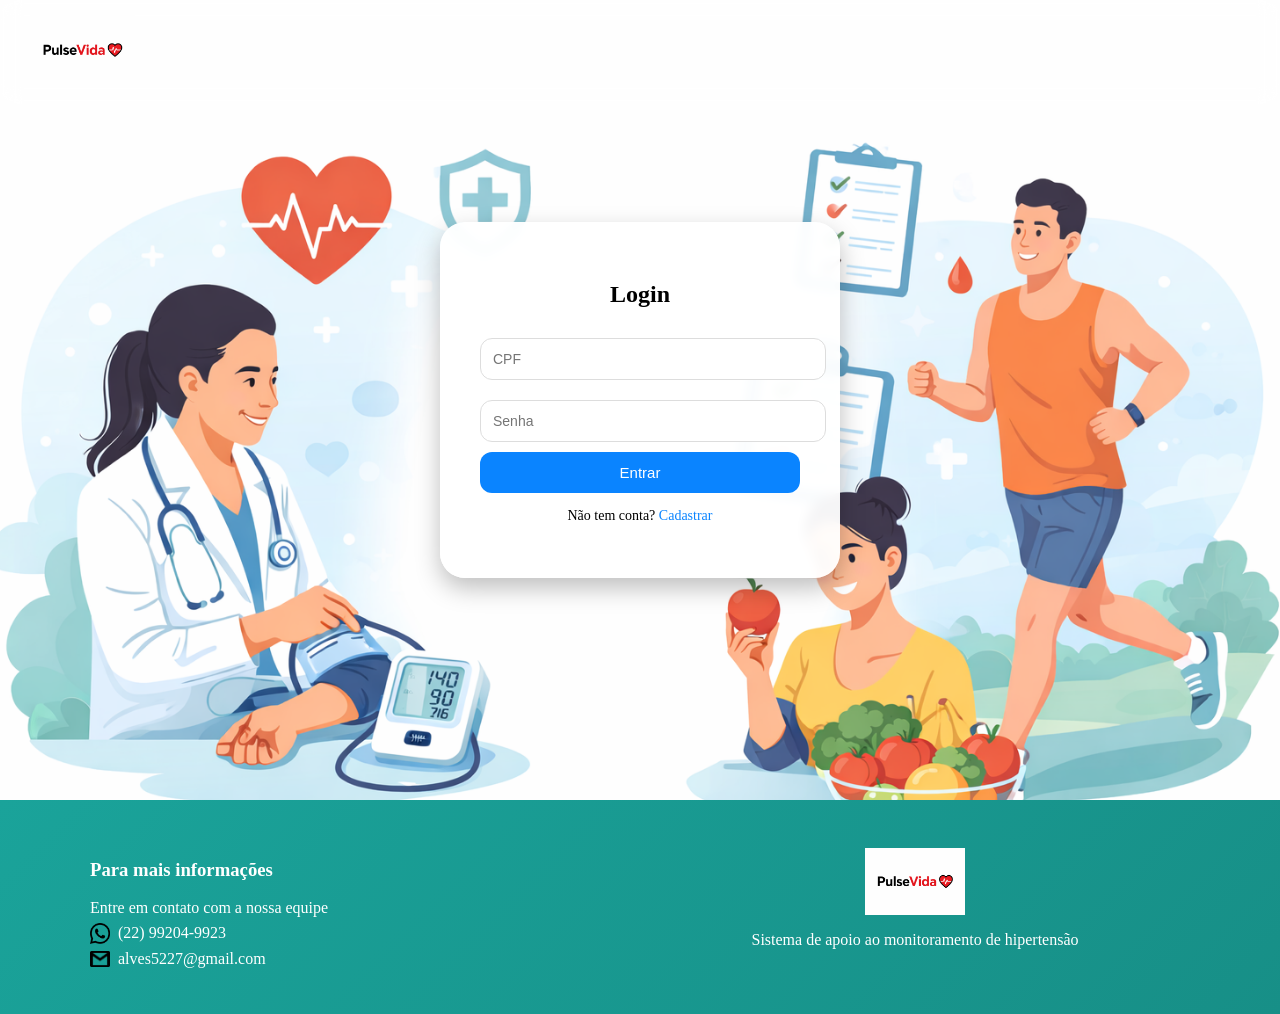
<file: pressao.html>
<!DOCTYPE html>
<html lang="pt-BR">
<head>
<meta charset="UTF-8">

<meta name="viewport" content="width=device-width, initial-scale=1.0">

<link rel="stylesheet" href="Css/pressao.css">
<link rel="icon" type="image/png" href="imagens/favicon.png">
<link rel="manifest" href="./manifest.json">
<meta name="theme-color" content="#2aa7fa">
<title>Pressão</title>
</head>

<body>

<!-- TOPO -->
<header class="topo">
  <button class="btn-voltar" onclick="voltar()">← Voltar</button>
</header>

<!-- CONTAINER -->
<div class="container">

  <div class="card">

    <h2>Registrar Pressão</h2>

    <input id="sis" placeholder="Sistólica (ex: 120)">
    <input id="dia" placeholder="Diastólica (ex: 80)">
    <input id="bpm" placeholder="BPM">

    <button onclick="salvar()">Salvar</button>

    <!-- STATUS -->
    <h3 id="status"></h3>

  </div>

</div>

<script>

// 🔐 PROTEÇÃO
const cpf = localStorage.getItem("cpfLogado");

if (!cpf) {
  window.location.href = "login.html";
}

// 🔙 VOLTAR
function voltar() {
  window.location.href = "aba_a.html";
}

// 💾 SALVAR PRESSÃO
function salvar() {

  const sisVal = parseInt(document.getElementById("sis").value);
  const diaVal = parseInt(document.getElementById("dia").value);

  if (!sisVal || !diaVal) {
    alert("Preencha corretamente!");
    return;
  }

  let classificacao = "";
  let classe = "";

  // 🔥 CLASSIFICAÇÃO
  if (sisVal >= 180 || diaVal >= 120) {
    classificacao = "🔴 CRÍTICO";
    classe = "status-critico";
  }
  else if (sisVal >= 140 || diaVal >= 90) {
    classificacao = "🟡 ATENÇÃO";
    classe = "status-alerta";
  }
  else {
    classificacao = "🟢 NORMAL";
    classe = "status-normal";
  }



  // 💾 SALVAR DADOS
const dados = {
  pressao: sisVal + "/" + diaVal,
  bpm: document.getElementById("bpm").value || 0,
  status: classificacao,
  data: new Date().toISOString() // 🔥 NOVO
};
  localStorage.setItem("dadosSaude_" + cpf, JSON.stringify(dados));

  // 🔄 VOLTAR PARA DASHBOARD
  setTimeout(() => {
    window.location.href = "aba_a.html";
  }, 1200);
}

</script>

<script src="app.js"></script>
</body>
</html>
</file>
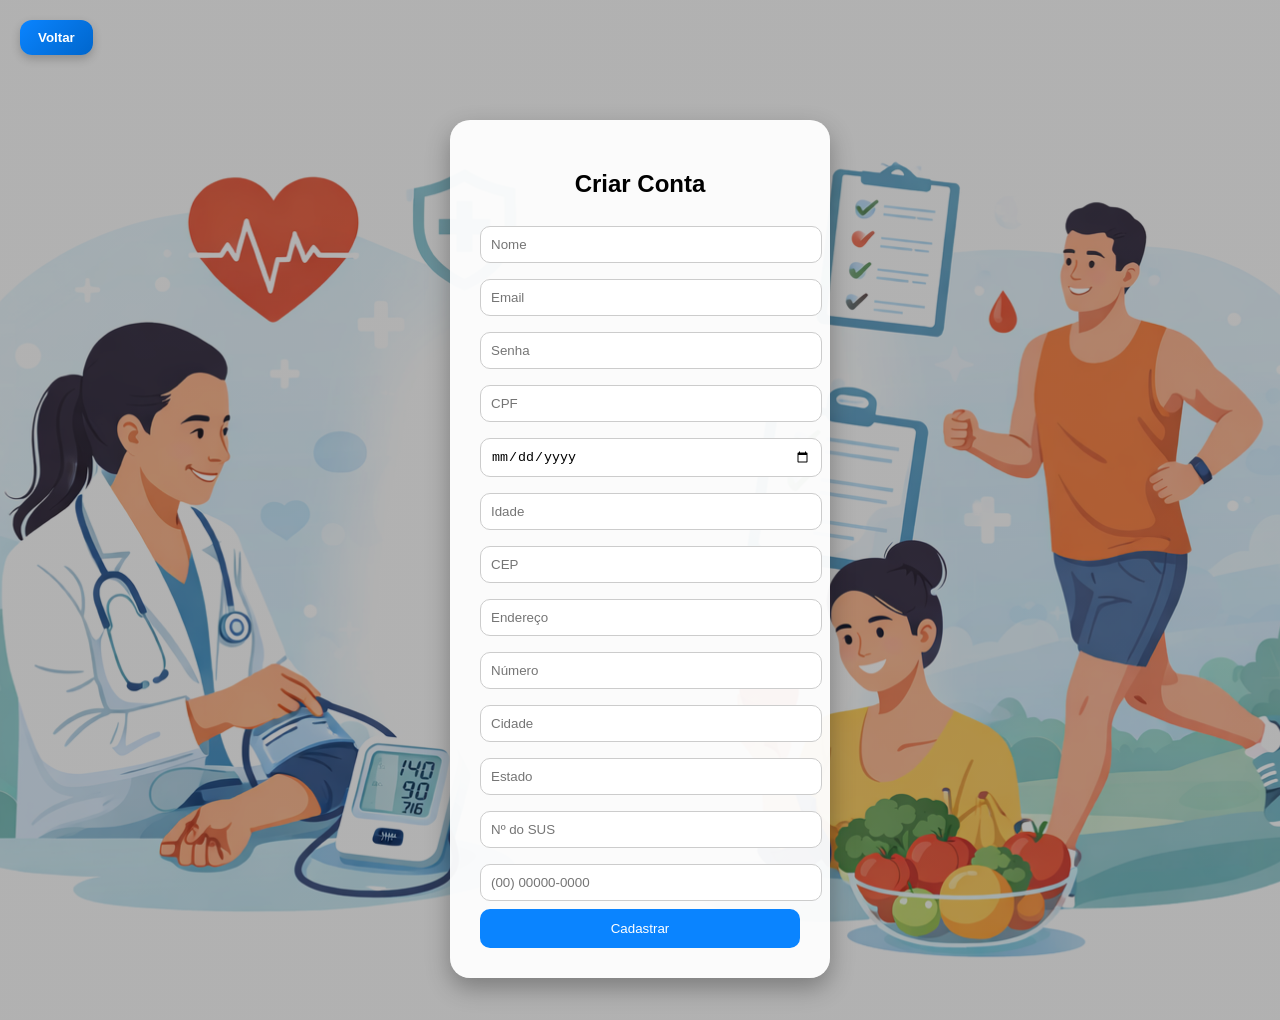
<file: tela_cadastro.html>
<!DOCTYPE html>
<html lang="pt-BR">
<head>
<meta charset="UTF-8">
<meta name="viewport" content="width=device-width, initial-scale=1.0">
<link rel="stylesheet" href="Css/Cadastro.css">
<link rel="icon" type="image/png" href="imagens/favicon.png">
<link rel="manifest" href="./manifest.json">
<meta name="theme-color" content="#2aa7fa">
<title>Cadastro</title>
</head>

<body>
<button class="btn-voltar" onclick="voltarLogin()">Voltar</button>

<div class="cadastro-container">

<h2>Criar Conta</h2>

<form onsubmit="cadastrar(event)">

<input id="nome" placeholder="Nome" required>
<input id="email" placeholder="Email" required>
<input type="password" id="senha" placeholder="Senha" required>
<input id="cpf" placeholder="CPF" maxlength="11"
oninput="this.value = this.value.replace(/\D/g, '')" required>

<input type="date" id="dataNascimento" onchange="calcularIdade()" required>
<input id="idade" placeholder="Idade" readonly>

<input id="cep" placeholder="CEP" maxlength="8"
oninput="this.value = this.value.replace(/\D/g, '')"
onblur="buscarCEP()" required>

<input id="endereco" placeholder="Endereço">
<input id="numero" placeholder="Número">
<input id="cidade" placeholder="Cidade">
<input id="estado" placeholder="Estado">

<input id="sus" placeholder="Nº do SUS" maxlength="8"
oninput="this.value = this.value.replace(/\D/g, '')" required>

<input id="telefone" placeholder="(00) 00000-0000"
oninput="formatarTelefone(this)">

<button type="submit">Cadastrar</button>

</form>

</div>

<script>


function voltarLogin(){
  window.location.href = "login.html";
}


function calcularIdade() {
  const data = document.getElementById("dataNascimento").value;
  if (!data) return;

  const hoje = new Date();
  const nascimento = new Date(data);

  let idade = hoje.getFullYear() - nascimento.getFullYear();
  const m = hoje.getMonth() - nascimento.getMonth();

  if (m < 0 || (m === 0 && hoje.getDate() < nascimento.getDate())) idade--;

  document.getElementById("idade").value = idade;
}

function buscarCEP() {
  const cep = document.getElementById("cep").value;
  if (cep.length !== 8) return;

  fetch(`https://viacep.com.br/ws/${cep}/json/`)
    .then(res => res.json())
    .then(dados => {
      document.getElementById("endereco").value = dados.logradouro || "";
      document.getElementById("cidade").value = dados.localidade || "";
      document.getElementById("estado").value = dados.uf || "";
    });
}

function formatarTelefone(input) {
  let v = input.value.replace(/\D/g, "");
  if (v.length > 11) v = v.slice(0, 11);

  if (v.length > 6) {
    input.value = `(${v.slice(0,2)}) ${v.slice(2,7)}-${v.slice(7)}`;
  } else if (v.length > 2) {
    input.value = `(${v.slice(0,2)}) ${v.slice(2)}`;
  } else {
    input.value = v;
  }
}

function cadastrar(e) {
  e.preventDefault();

  const usuario = {
    tipo: "paciente", // 🔥 ESSENCIAL
    nome: nome.value,
    email: email.value,
    senha: senha.value,
    cpf: cpf.value,
    sus: sus.value,
    dataNascimento: dataNascimento.value,
    idade: idade.value,
    cep: cep.value,
    endereco: endereco.value,
    numero: numero.value,
    cidade: cidade.value,
    estado: estado.value,
    telefone: telefone.value
  };

  let lista = JSON.parse(localStorage.getItem("usuarios")) || [];

  if (lista.some(u => u.cpf === usuario.cpf)) {
    alert("CPF já cadastrado");
    return;
  }

  lista.push(usuario);
  localStorage.setItem("usuarios", JSON.stringify(lista));

  localStorage.setItem("cpfLogado", usuario.cpf);
  localStorage.setItem("tipoUsuario", "paciente");

  alert("Cadastro realizado!");
  window.location.href = "aba_a.html";
}

</script>
<script src="app.js"></script>
</body>
</html>
</file>
<file: Css/style.css>
/* RESET */
* {
  margin: 0;
  padding: 0;
  box-sizing: border-box;
}

body {
  font-family: Arial;
  background: #f2f6fb;
}

/* ===== HEADER ===== */
header {
  display: flex;
  justify-content: space-between;
  align-items: center;
  background: white;
  padding: 15px 30px;
}

.logo img {
  height: 60px;
}

.area-login {
  display: flex;
  gap: 10px;
  align-items: center;
}

.btn-login {
  background: #0a84ff;
  color: white;
  padding: 8px 15px;
  border-radius: 10px;
  text-decoration: none;
}

.btn-login:hover {
  background: #0066cc;
}

/* ===== CONTAINER ===== */
.container {
  display: flex;
  justify-content: space-between;
  align-items: center;
  padding: 60px;
  gap: 40px;
}

/* ===== SLIDER ===== */
.slider {
  max-width: 500px;
}

.slides {
  position: relative;
}

.slide {
  display: none;
  opacity: 0;
  transition: opacity 0.5s ease;
}

.slide.ativo {
  display: block;
  opacity: 1;
}

/* ===== BOTÕES ===== */
.controles {
  margin-top: 20px;
  display: flex;
  gap: 15px;
}

.controles button {
  width: 45px;
  height: 45px;
  border: none;
  border-radius: 50%;
  background: #0a84ff;
  color: white;
  cursor: pointer;
  font-size: 18px;
  transition: 0.2s;
}

.controles button:hover {
  background: #0066cc;
}

/* ===== IMAGEM ===== */
.imagem img {
  width: 350px;
  border-radius: 20px;
  transition: opacity 0.5s ease;
}

/* ===== SEÇÕES ===== */
.info {
  padding: 60px;
  text-align: center;
}

.cards {
  display: flex;
  justify-content: center;
  gap: 20px;
  flex-wrap: wrap;
}

.card {
  background: white;
  padding: 20px;
  border-radius: 15px;
  width: 250px;
  box-shadow: 0px 5px 15px rgba(0,0,0,0.1);
  transition: 0.3s;
}

.card:hover {
  transform: translateY(-5px);
}

/* ===== SOBRE ===== */
.sobre-container {
  display: flex;
  gap: 40px;
  padding: 60px;
  align-items: center;
}

.sobre-img img {
  width: 400px;
  border-radius: 20px;
}

/* ===== FOOTER ===== */
.footer {
  background: #178f87;
  color: white;
  padding: 40px;
  margin-top: 40px;
}

/* layout geral */
.footer-container {
  display: flex;
  justify-content: space-between;
  align-items: center;
  flex-wrap: wrap;
}

/* lado esquerdo */
.footer-contato {
  text-align: left;
}

.footer-contato img {
  width: 20px;
}

/* central */
.footer-centro {
  flex: 1;
  display: flex;
  flex-direction: column;
  align-items: center;
  text-align: center;
}

.footer-centro img {
  width: 80px;
  margin-bottom: 10px;
}

/* icones */
.whatsapp, .email {
  display: flex;
  gap: 8px;
  align-items: center;
}
</file>
<file: Css/agendamento.css>
/* RESET */
* {
  margin: 0;
  padding: 0;
  box-sizing: border-box;
  font-family: Arial;
}

/* FUNDO */
body {
  min-height: 100vh;
  background: url("../imagens/hospital.png") no-repeat center;
  background-size: cover;
}

/* HEADER */
.topo {
  padding: 15px 20px;
  background: rgba(255,255,255,0.9);
}

/* BOTÃO VOLTAR */
.btn-voltar {
  background: #2aa7fa;
  color: white;
  border: none;
  padding: 8px 16px;
  border-radius: 8px;
  cursor: pointer;
  font-weight: bold;
  transition: 0.2s;
}

.btn-voltar:hover {
  background: #1d8ed8;
}

/* CENTRALIZA */
.container {
  display: flex;
  justify-content: center;
  align-items: flex-start; /* 🔥 corrigido */
  padding: 20px;
}

/* GRID PRINCIPAL */
.card-grid {
  display: grid;
  grid-template-columns: 1.4fr 1fr;
  gap: 30px;

  width: 100%; /* 🔥 corrigido */
  max-width: 1000px;

  background: rgba(255,255,255,0.95);
  backdrop-filter: blur(10px);

  padding: 30px;
  border-radius: 20px;

  box-shadow: 0 10px 25px rgba(0,0,0,0.2);
}

/* TÍTULO */
.titulo {
  grid-column: span 2;
  text-align: center;
  margin-bottom: 10px;
}

/* ESQUERDA */
.lado-esquerdo {
  display: flex;
  flex-direction: column;
  gap: 15px;
}

/* DIREITA */
.lado-direito {
  display: flex;
  flex-direction: column;
  gap: 12px;
  justify-content: center;
}

/* BLOCOS */
.bloco {
  background: #f4f7fb;
  padding: 15px;
  border-radius: 12px;
  border-left: 4px solid #0a84ff;
}

.bloco h3 {
  margin-bottom: 8px;
  font-size: 15px;
}

.bloco p {
  font-size: 14px;
  margin: 2px 0;
}

/* FORM */
.lado-direito label {
  font-weight: bold;
  margin-top: 5px;
}

.lado-direito input,
.lado-direito select {
  padding: 10px;
  border-radius: 10px;
  border: 1px solid #ccc;
  width: 100%;
}

/* BOTÃO */
.lado-direito button {
  margin-top: 15px;
  padding: 12px;
  background: #0a84ff;
  color: white;
  border: none;
  border-radius: 10px;
  cursor: pointer;
  font-size: 15px;
}

.lado-direito button:hover {
  background: #0066cc;
}

/* RESPONSIVO */
@media (max-width: 768px) {

  .card-grid {
    grid-template-columns: 1fr;
    padding: 20px;
    width: 100%;
  }

  .titulo {
    grid-column: span 1; /* 🔥 corrigido */
  }

  .container {
    padding: 10px;
  }

  .lado-direito,
  .lado-esquerdo {
    width: 100%;
  }

}
</file>
<file: Css/atendimento.css>
/* RESET */
* {
  margin: 0;
  padding: 0;
  box-sizing: border-box;
  font-family: Arial;
}

/* FUNDO */
body {
  min-height: 100vh;
  background: 
    linear-gradient(rgba(10,132,255,0.45), rgba(0,86,204,0.45)),
    url("../imagens/doutor.jpg");
  background-size: cover;
  background-position: center;
}

/* HEADER */
.topo {
  position: fixed;
  top: 0;
  width: 100%;
  height: 60px;

  display: flex;
  align-items: center;
  justify-content: flex-start;

  padding: 0 20px;

  background: rgba(255,255,255,0.95);
  backdrop-filter: blur(10px);

  box-shadow: 0 5px 15px rgba(0,0,0,0.1);

  z-index: 10;
}

/* BOTÃO VOLTAR */
.btn-voltar {
  width: auto; /* 🔥 ESSENCIAL */
  background: #2aa7fa;
  color: white;
  border: none;
  padding: 8px 16px;
  border-radius: 8px;
  cursor: pointer;
  font-weight: bold;
}

.btn-voltar:hover {
  background: #1d8ed8;
}

/* CONTAINER */
.container {
  display: flex;
  justify-content: center;
  align-items: center;
  margin-top: 120px;
}

/* CARD */
.card-atendimento {
  background: rgba(255,255,255,0.95);
  padding: 30px;
  border-radius: 20px;
  width: 180%;
  max-width: 420px;

  box-shadow: 0 10px 25px rgba(0,0,0,0.15);

  display: flex;
  flex-direction: column;
  gap: 12px;
}

/* FORM */
label {
  font-weight: bold;
}

select, textarea {
  width: 100%;
  padding: 10px;
  border-radius: 10px;
  border: 1px solid #ddd;
}

textarea {
  height: 100px;
}

/* CHECKBOX */
.checkbox-group {
  display: grid;
  grid-template-columns: 1fr 1fr;
  gap: 8px;
}

/* BOTÃO PRINCIPAL */
.card-atendimento button {
  margin-top: 15px;
  padding: 12px;
  background: #0a84ff;
  color: white;
  border: none;
  border-radius: 12px;
  cursor: pointer;
}

@media (max-width: 768px) {

  .checkbox-group {
    grid-template-columns: 1fr;
  }

  .container {
    margin-top: 100px;
    padding: 10px;
  }

}
</file>
<file: Css/ativo.css>
*{
  margin:0;
  padding:0;
  box-sizing:border-box;
  font-family:Arial;
}

body{
  min-height:100vh;
  background: 
    linear-gradient(rgba(30, 120, 255, 0.25), rgba(30, 120, 255, 0.25)),
    url("../imagens/doutor.jpg");
    
  background-size:cover;
  background-position:center;
}

/* ================= TOPO ================= */
.topo{
  display:flex;
  justify-content:space-between;
  align-items:center;
  padding:20px 30px;
  background:rgba(255,255,255,0.95);
  box-shadow:0 4px 10px rgba(0,0,0,0.1);
}

.topo button{
  padding:8px 15px;
  border:none;
  background:#0a84ff;
  color:white;
  border-radius:10px;
  cursor:pointer;
  transition:0.2s;
}

.topo button:hover{
  background:#006fe0;
}

/* ================= LOGO ================= */
.logo-topo{
  display:flex;
  align-items:center;
  gap:10px;
  cursor:pointer;
}

.logo-topo img{
  width:45px;
}

.logo-topo span{
  font-weight:bold;
  font-size:18px;
}

/* ================= CONTAINER ================= */
.container{
  width:90%;
  margin:30px auto;
}

/* ================= CARD PACIENTE ================= */
.paciente-card{
  background:white;
  padding:22px;
  border-radius:18px;
  margin-bottom:20px;
  box-shadow:0 10px 25px rgba(0,0,0,0.18);
  transition:0.2s;
}

.paciente-card:hover{
  transform:translateY(-3px);
}

.paciente-card h3{
  margin-bottom:5px;
  font-size:20px;
}

/* ================= CPF ================= */
.cpf{
  font-size:14px;
  color:gray;
  margin-bottom:15px;
}

/* ================= PRESSÃO ================= */
.pressao-box{
  margin-top:10px;
  padding:15px;
  border-radius:14px;
  border-left:8px solid red;
  background:#ffe5e5;
}

.pressao-box span{
  font-size:13px;
  color:#555;
}

.pressao-box strong{
  display:block;
  font-size:24px;
  font-weight:bold;
  letter-spacing:1px;
}

/* ================= CORES DINÂMICAS ================= */
.pressao-box.normal{
  background:#e6ffe6;
  border-left:8px solid green;
}

.pressao-box.normal strong{
  color:green;
}

.pressao-box.alerta{
  background:#fff4e5;
  border-left:8px solid orange;
}

.pressao-box.alerta strong{
  color:orange;
}

.pressao-box.critico{
  background:#ffe5e5;
  border-left:8px solid red;
}

.pressao-box.critico strong{
  color:red;
}

/* ================= LISTA ================= */
.med-list{
  display:flex;
  flex-direction:column;
  gap:12px;
  margin-top:15px;
}

/* ================= ITEM MED ================= */
.med-item{
  background:#eef3ff;
  padding:15px 18px;
  border-radius:14px;
  display:flex;
  justify-content:space-between;
  align-items:center;
  transition:0.2s;
}

.med-item:hover{
  transform:scale(1.02);
  background:#e4ecff;
}

/* ================= TEXTO ================= */
.med-item strong{
  font-size:16px;
}

.med-info{
  font-size:13px;
  color:#666;
  margin-top:2px;
}

.med-horario{
  font-size:13px;
  color:#111;
  font-weight:bold;
  background:#fff;
  padding:6px 10px;
  border-radius:8px;
  box-shadow:0 2px 5px rgba(0,0,0,0.1);
}

/* ================= VAZIO ================= */
.vazio{
  text-align:center;
  margin-top:50px;
  font-size:18px;
  color:white;
}



.titulo-horario{
  font-size:11px;
  color:#666;
}

.chip-hora{
  background:#fff;
  padding:4px 8px;
  border-radius:8px;
  margin-right:5px;
  font-size:12px;
  box-shadow:0 2px 5px rgba(0,0,0,0.1);
}

@media (max-width: 768px) {

  .container {
    width: 95%;
  }

  .paciente-card {
    padding: 15px;
  }

}
</file>
<file: Css/login.css>
/* ===== BODY COM IMAGEM ===== */



@media (max-width: 768px) {

  .card-login {
    width: 90%;
    padding: 20px;
  }

  body {
    padding: 20px;
  }

}
body {
  margin: 0;
  height: 100vh;

  background-image: url("../imagens/fundo_login.png");
  background-size: cover;
  background-position: center;
  background-repeat: no-repeat;

  display: flex;
  flex-direction: column;
}

/* ===== HEADER ===== */
header {
  position: fixed;
  top: 0;
  left: 0;
  width: 100%;

  background: rgba(255, 255, 255, 0.4);
  backdrop-filter: blur(10px);

  padding: 15px 30px;
  z-index: 2;
}

/* LOGO */
.logo img {
  height: 70px;
  cursor: pointer;
}

/* ===== CENTRALIZAÇÃO ===== */
.login-wrapper {
  min-height: calc(100vh - 100px);
  display: flex;
  justify-content: center;
  align-items: center;
}

/* ===== CARD LOGIN ===== */
.login-container {
  background: rgba(255, 255, 255, 0.95);
  backdrop-filter: blur(6px);

  padding: 40px;
  border-radius: 25px;

  box-shadow: 0px 10px 25px rgba(0,0,0,0.25);

  width: 320px;
  text-align: center;
}

/* LOGO CARD */
.logo-login {
  width: 120px;
  margin-bottom: 10px;
}

/* TÍTULO */
.login-container h2 {
  margin-bottom: 20px;
  font-weight: 600;
}

/* INPUTS */
.login-container input {
  width: 100%;
  padding: 12px;
  margin: 10px 0;

  border-radius: 12px;
  border: 1px solid #ddd;

  font-size: 14px;
}

/* BOTÃO */
.login-container button {
  width: 100%;
  padding: 12px;

  background: #0a84ff;
  color: white;

  border: none;
  border-radius: 12px;

  cursor: pointer;
  font-size: 15px;
  font-weight: 500;

  transition: 0.2s;
}

.login-container button:hover {
  background: #0066cc;
}

/* LINKS */
.login-container p {
  margin-top: 15px;
  font-size: 14px;
}

.login-container a {
  color: #0a84ff;
  text-decoration: none;
}

/* ===== FOOTER ===== */
.footer {
  background: linear-gradient(135deg, #1aa39a, #178f87);
  color: white;
  padding: 40px 20px;
  margin-top: auto;
}

/* CONTAINER */
.footer-container {
  display: flex;
  justify-content: space-between;
  align-items: center;

  max-width: 1100px;
  margin: auto;
  width: 100%;
}

/* CONTATO (ESQUERDA) */
.footer-contato {
  flex: 1;
  text-align: left;
}

.footer-contato p {
  margin: 6px 0;
}

/* ÍCONES */
.whatsapp, .email {
  display: flex;
  align-items: center;
  gap: 8px;
}

.whatsapp img, .email img {
  width: 20px;
}

/* CENTRO (LOGO + ENDEREÇO) */
.footer-centro {
  flex: 1;
  text-align: center;
}

/* IMAGEM CENTRALIZADA */
.footer-centro img {
  display: block;
  margin: 0 auto 10px auto;
  width: 100px;
}

@media (max-width: 768px) {

  .login-container {
    width: 90%;
    padding: 20px;
  }

  .footer-container {
    flex-direction: column;
    gap: 20px;
    text-align: center;
  }

}
</file>
<file: Css/medicamentos.css>
/* RESET */
* {
  margin: 0;
  padding: 0;
  box-sizing: border-box;
  font-family: Arial;
}

/* ========================= */
/* 🔥 FUNDO COM FILTRO AZUL */
/* ========================= */

body {
  min-height: 100vh;
  background: 
    linear-gradient(rgba(0, 123, 255, 0.25), rgba(0, 123, 255, 0.25)),
    url("../imagens/medicamentos.jpg");

  background-size: cover;
  background-position: center;
}

/* ========================= */
/* 🔥 HEADER */
/* ========================= */

.topo {
  position: fixed;
  top: 0;
  width: 100%;
  height: 60px;

  display: flex;
  align-items: center;
  justify-content: flex-start;

  padding: 0 20px;

  background: rgba(255,255,255,0.9);
  backdrop-filter: blur(10px);

  box-shadow: 0 5px 15px rgba(0,0,0,0.1);

  z-index: 10;
}

/* LOGO */

/* ========================= */
/* 🔥 CONTAINER */
/* ========================= */

.container {
  max-width: 800px;
  margin: 100px auto;
  text-align: center;
}

/* ========================= */
/* 🔥 CARD PRINCIPAL */
/* ========================= */


.btn-voltar {
  width: auto; /* 🔥 ESSENCIAL */
  margin-top: 0;

  background: #2aa7fa;
  color: white;

  border: none;
  padding: 8px 16px;
  border-radius: 8px;

  cursor: pointer;
  font-weight: bold;
}

.btn-voltar:hover {
  background: #1d8ed8;
}
.card {
  background: rgba(255,255,255,0.95);
  backdrop-filter: blur(10px);

  padding: 30px;
  border-radius: 20px;

  box-shadow: 
    0 10px 25px rgba(0,0,0,0.15),
    0 20px 50px rgba(0,0,0,0.1);

  border: 1px solid rgba(0,0,0,0.05);
}

/* TÍTULO */
.card h2 {
  margin-bottom: 15px;
}

/* ========================= */
/* 🔥 ESTADO VAZIO */
/* ========================= */

.empty {
  text-align: center;
  color: #555;
  margin-top: 10px;
}

.icon-empty {
  width: 60px;
  opacity: 0.6;
  margin-bottom: 10px;
}

/* ========================= */
/* 🔥 LISTA DE MEDICAMENTOS */
/* ========================= */

/* ========================= */
/* 🔥 MED CARD MODERNO */
/* ========================= */

.med-card{
  background:#eef3ff;
  padding:15px;
  border-radius:15px;
  display:flex;
  justify-content:space-between;
  align-items:center;
  margin-top:15px;

  box-shadow: 0 5px 15px rgba(0,0,0,0.1);
  transition:0.2s;
}

.med-card:hover{
  transform:scale(1.02);
}

/* ESQUERDA */
.med-esquerda{
  text-align:left;
}

.med-esquerda strong{
  font-size:16px;
  color:#0a84ff;
}

/* INFO (dose + qtd) */
.med-info{
  font-size:13px;
  color:#555;
  margin-top:4px;
}

/* DIREITA */
.med-direita{
  text-align:right;
}

/* TÍTULO HORÁRIO */
.titulo-horario{
  font-size:11px;
  color:#777;
}

/* CONTAINER HORÁRIOS */
.horarios{
  margin-top:6px;
  display:flex;
  gap:6px;
  justify-content:flex-end;
  flex-wrap:wrap;
}

/* CHIP BONITO */
.chip-hora{
  background:white;
  padding:5px 10px;
  border-radius:10px;
  font-size:12px;
  font-weight:bold;

  box-shadow:0 2px 6px rgba(0,0,0,0.1);

  border:1px solid #e0e0e0;
}

/* VAZIO */
.vazio{
  text-align:center;
  margin-top:20px;
  color:#555;
}


@media (max-width: 768px) {

  .container {
    width: 95%;
  }

  .med-card {
    flex-direction: column;
    align-items: flex-start;
    gap: 10px;
  }

}
</file>
<file: Css/medico.css>
/* RESET */
body {
  margin: 0;
  font-family: Arial, sans-serif;
  background: url("../imagens/doutor.jpg") no-repeat center/cover;
}

/* HEADER */
.topo-medico {
  display: flex;
  justify-content: space-between;
  align-items: center;
  padding: 15px 30px;
  background: white;
}

.logo-area {
  display: flex;
  align-items: center;
  gap: 10px;
}

.logo-area img {
  height: 40px;
}

.btn-sair {
  background: #2a7be4;
  color: white;
  border: none;
  padding: 10px 15px;
  border-radius: 10px;
  cursor: pointer;
}

/* ========================= */
/* 🔥 CARDS RESUMO */
/* ========================= */

.cards-resumo {
  display: flex;
  gap: 20px;
  padding: 20px;
}

.card-resumo {
  flex: 1;
  background: rgba(255,255,255,0.95);
  padding: 25px;
  border-radius: 18px;
  text-align: center;

  box-shadow: 
    0 8px 20px rgba(0,0,0,0.15),
    0 15px 35px rgba(0,0,0,0.1);

  transition: all 0.25s ease;
  cursor: pointer;

  border: 1px solid rgba(0,0,0,0.05);
}

.card-resumo:hover {
  transform: translateY(-6px) scale(1.02);

  box-shadow: 
    0 12px 25px rgba(0,0,0,0.2),
    0 20px 40px rgba(0,0,0,0.15);
}

/* ÍCONES */
.icon-card {
  width: 55px;
  height: 55px;
  object-fit: contain;
  margin-bottom: 10px;
}

/* TEXTO */
.card-resumo h3 {
  font-size: 16px;
  margin-bottom: 5px;
}

.card-resumo p {
  font-size: 30px;
  font-weight: bold;
  color: #2a7be4;
}

/* CORES DIFERENTES (opcional) */
.card-resumo:nth-child(1){
  border-top: 4px solid #2a7be4;
}

.card-resumo:nth-child(2){
  border-top: 4px solid #28a745;
}

.card-resumo:nth-child(3){
  border-top: 4px solid #ff9800;
}

/* ========================= */
/* 🔥 CONTAINER PACIENTES */
/* ========================= */

.container-pacientes {
  background: rgba(255,255,255,0.95);
  max-width: 1000px;
  margin: 30px auto;
  padding: 30px;
  border-radius: 20px;
}

/* BUSCA */
#buscaPaciente {
  width: 100%;
  padding: 12px;
  border-radius: 10px;
  border: 1px solid #ccc;
}

/* GRID */
#listaPacientes {
  display: grid;
  grid-template-columns: repeat(auto-fill, minmax(240px, 1fr));
  gap: 20px;
  margin-top: 20px;
}

/* CARD PACIENTE */
.paciente-lista {
  background: white;
  padding: 20px;
  border-radius: 15px;
  text-align: center;

  box-shadow: 0 5px 15px rgba(0,0,0,0.1);
  transition: 0.2s;
}

.paciente-lista:hover {
  transform: translateY(-5px);
}

.paciente-lista button {
  margin-top: 10px;
  width: 100%;
  padding: 10px;
  border: none;
  border-radius: 10px;
  background: #2a7be4;
  color: white;
  cursor: pointer;
}

/* ========================= */
/* 🔥 MODAL */
/* ========================= */

.modal {
  position: fixed;
  top: 0;
  left: 0;
  width: 100%;
  height: 100%;
  display: none;

  background: rgba(0,0,0,0.65);
  backdrop-filter: blur(4px);

  justify-content: center;
  align-items: center;
}

.modal-content {
  background: white;
  padding: 30px;
  border-radius: 20px;
  width: 350px;
  max-width: 90%;
  text-align: center;

  box-shadow: 0 20px 50px rgba(0,0,0,0.25);
  animation: subir 0.3s ease;
}

/* ANIMAÇÃO */
@keyframes subir {
  from {
    transform: translateY(40px);
    opacity: 0;
  }
  to {
    transform: translateY(0);
    opacity: 1;
  }
}

/* INPUTS */
.modal-content input {
  width: 100%;
  padding: 12px;
  margin: 10px 0;

  border-radius: 12px;
  border: 1px solid #ddd;
  background: #f5f7fa;
}

.modal-content input:focus {
  outline: none;
  border: 1px solid #2a7be4;
  box-shadow: 0 0 5px rgba(42,123,228,0.3);
}

/* BOTÕES MODAL */
.acoes-modal {
  display: flex;
  gap: 10px;
  margin-top: 10px;
}

.acoes-modal button {
  flex: 1;
  padding: 10px;
  border: none;
  border-radius: 10px;
  cursor: pointer;
}

.acoes-modal button:first-child {
  background: #ccc;
}

.acoes-modal button:last-child {
  background: linear-gradient(135deg, #2a7be4, #1c5dc9);
  color: white;
}

/* ========================= */
/* 🔥 INPUT COM MG */
/* ========================= */

.input-group {
  display: flex;
  align-items: center;
}

.input-group input {
  flex: 1;
  padding: 10px;
  border-radius: 10px 0 0 10px;
  border: 1px solid #ccc;
  border-right: none;
}

.sufixo {
  padding: 10px 15px;
  background: #eee;
  border: 1px solid #ccc;
  border-left: none;
  border-radius: 0 10px 10px 0;
  font-weight: bold;
}

/* ========================= */
/* 🔥 HORÁRIOS */
/* ========================= */

.horarios-duplo {
  display: flex;
  gap: 15px;
  margin-top: 10px;
}

.bloco-horario {
  flex: 1;
  display: flex;
  flex-direction: column;
  gap: 5px;
}

.bloco-horario label {
  font-size: 12px;
  color: #555;
  font-weight: bold;
}

.bloco-horario select {
  padding: 10px;
  border-radius: 10px;
  border: 1px solid #ccc;
  background: #f9f9f9;
  cursor: pointer;
}

.bloco-horario select:focus {
  outline: none;
  border-color: #2a7be4;
  box-shadow: 0 0 5px rgba(42,123,228,0.3);
}

/* ========================= */
/* 🔥 CONSULTAS */
/* ========================= */

.consulta-item {
  background: #f5f7fa;
  padding: 12px;
  border-radius: 10px;
  margin: 10px 0;
  text-align: left;
}

.status-consulta {
  display: inline-block;
  margin-top: 5px;
  padding: 4px 8px;
  border-radius: 8px;
  background: #2a7be4;
  color: white;
  font-size: 12px;
}

/* INFO BOX */
.info-box {
  background: #f8f9fb;
  padding: 12px;
  border-radius: 12px;
  margin-bottom: 10px;

  display: flex;
  justify-content: space-between;
}

.info-box span {
  font-size: 13px;
  color: gray;
}

.info-box strong {
  font-size: 15px;
}

/* ========================= */
/* 🔥 FORM BONITO */
/* ========================= */

.form-grid {
  display: grid;
  grid-template-columns: 1fr 1fr;
  gap: 15px;
  margin-top: 10px;
}

.form-group {
  display: flex;
  flex-direction: column;
  text-align: left;
}

.form-group label {
  font-size: 13px;
  font-weight: bold;
  margin-bottom: 5px;
  color: #444;
}

.form-group.full {
  grid-column: span 2;
}

.form-group select {
  padding: 10px;
  border-radius: 10px;
  border: 1px solid #ddd;
  background: #f9f9f9;
  transition: 0.2s;
  cursor: pointer;
}

.form-group select:focus {
  outline: none;
  border: 1px solid #2a7be4;
  box-shadow: 0 0 5px rgba(42,123,228,0.3);
}


@media (max-width: 768px) {

  .cards-resumo {
    flex-direction: column;
  }

  #listaPacientes {
    grid-template-columns: 1fr;
  }

  .container-pacientes {
    width: 95%;
  }

}
</file>
<file: Css/pressao.css>
/* RESET */
* {
  margin: 0;
  padding: 0;
  box-sizing: border-box;
  font-family: Arial;
}

/* FUNDO */
body {
  min-height: 100vh;
  background: url("../imagens/saude.jpg") no-repeat center;
  background-size: cover;
  position: relative;
}

/* OVERLAY */
body::before {
  content: "";
  position: fixed;
  width: 100%;
  height: 100%;
  background: rgba(0, 123, 255, 0.2);
  z-index: -1;
}

/* HEADER */
.topo {
  position: fixed;
  top: 0;
  width: 100%;
  height: 60px;

  display: flex;
  align-items: center;
  justify-content: flex-start;

  padding: 0 20px;

  background: rgba(255,255,255,0.95);
  backdrop-filter: blur(10px);

  box-shadow: 0 5px 15px rgba(0,0,0,0.1);

  z-index: 10;
}

/* BOTÃO VOLTAR */
.btn-voltar {
  width: auto;
  margin-top: 0;

  background: #2aa7fa;
  color: white;

  border: none;
  padding: 8px 16px;
  border-radius: 8px;

  cursor: pointer;
  font-weight: bold;
}

.btn-voltar:hover {
  background: #1d8ed8;
}

/* CONTAINER */
.container {
  display: flex;
  justify-content: center;
  align-items: center;
  margin-top: 120px; /* 🔥 espaço pro header */
}

/* CARD */
.card {
  background: white;
  padding: 30px;
  border-radius: 20px;
  width: 350px;
  text-align: center;

  box-shadow: 0 10px 25px rgba(0,0,0,0.2);
}

/* INPUT */
input {
  width: 100%;
  margin: 10px 0;
  padding: 12px;

  border-radius: 10px;
  border: 1px solid #ccc;
}

/* BOTÃO PRINCIPAL (SALVAR) */
.card button {
  width: 100%;
  margin-top: 15px;
  padding: 12px;

  background: #0a84ff;
  color: white;

  border: none;
  border-radius: 10px;
  cursor: pointer;
}

.card button:hover {
  background: #0066cc;
}

/* STATUS */
#status {
  margin-top: 15px;
  font-size: 20px;
  font-weight: bold;
}

/* CORES */
.status-normal { color: green; }
.status-alerta { color: orange; }
.status-critico { color: red; }

/* ANIMAÇÃO */
.card {
  transition: 0.3s;
}
</file>
<file: Css/Cadastro.css>
/* ===== BODY COM FUNDO ===== */
body {
  margin: 0;
  min-height: 100vh;

  background:
    linear-gradient(rgba(0,0,0,0.3), rgba(0,0,0,0.3)),
    url("../imagens/fundo_login.png");

  background-size: cover;
  background-position: center;
  background-repeat: no-repeat;

  font-family: Arial, sans-serif;
}

/* ===== HEADER ===== */
header {
  position: fixed;
  top: 0;
  left: 0;
  width: 100%;

  background: rgba(255,255,255,0.9);
  backdrop-filter: blur(10px);

  padding: 15px 30px;

  box-shadow: 0px 2px 10px rgba(0,0,0,0.1);

  z-index: 10;
}

/* LOGO */
.logo img {
  height: 65px;
  cursor: pointer;
}

/* ===== CONTAINER ===== */
.cadastro-container {
  margin: 120px auto 40px auto;

  background: rgba(255,255,255,0.95);
  padding: 30px;
  border-radius: 20px;

  width: 320px;

  box-shadow: 0px 10px 25px rgba(0,0,0,0.3);
  text-align: center;
}

/* INPUTS */
.cadastro-container input {
  width: 100%;
  padding: 10px;
  margin: 8px 0;

  border-radius: 10px;
  border: 1px solid #ccc;
}

/* BOTÃO */
.cadastro-container button {
  width: 100%;
  padding: 12px;

  background: #0a84ff;
  color: white;

  border: none;
  border-radius: 10px;

  cursor: pointer;
}

.cadastro-container button:hover {
  background: #0066cc;
}

/* 🔔 NOTIFICAÇÃO */
.notificacao {
  position: fixed;
  top: 20px;
  left: 50%;
  transform: translateX(-50%) translateY(-20px);

  background: #ff3b30;
  color: white;

  padding: 12px 25px;
  border-radius: 10px;

  opacity: 0;
  transition: 0.4s;

  z-index: 9999;
}

.notificacao.show {
  opacity: 1;
  transform: translateX(-50%) translateY(0);
}

.notificacao.sucesso {
  background: #34c759;
}





/* ===== FOOTER ===== */
.footer {
  background: linear-gradient(135deg, #1aa39a, #178f87);
  color: white;
  padding: 30px;
  margin-top: 50px;
}

/* layout */
.footer-container {
  display: flex;
  justify-content: space-between;
  align-items: center;
  max-width: 1000px;
  margin: auto;
  flex-wrap: wrap;
}

/* contato */
.footer-contato {
  text-align: left;
}

.footer-contato p {
  margin: 5px 0;
}

/* icones */
.whatsapp, .email {
  display: flex;
  align-items: center;
  gap: 8px;
}

.whatsapp img, .email img {
  width: 20px;
}

/* centro */
.footer-centro {
  text-align: center;
}

.footer-centro img {
  width: 100px;
  margin-bottom: 10px;
}


.btn-voltar {
  position: absolute;
  top: 20px;
  left: 20px;

  background: linear-gradient(135deg, #0a84ff, #0066cc);
  color: white;

  border: none;
  padding: 10px 18px;
  border-radius: 12px;

  cursor: pointer;
  font-weight: bold;

  box-shadow: 0 4px 10px rgba(0,0,0,0.2);
  transition: 0.2s;
}

.btn-voltar:hover {
  transform: scale(1.05);
}

@media (max-width: 768px) {

  .cadastro-container {
    width: 90%;
  }

  .footer-container {
    flex-direction: column;
    gap: 20px;
    text-align: center;
  }

}
</file>
